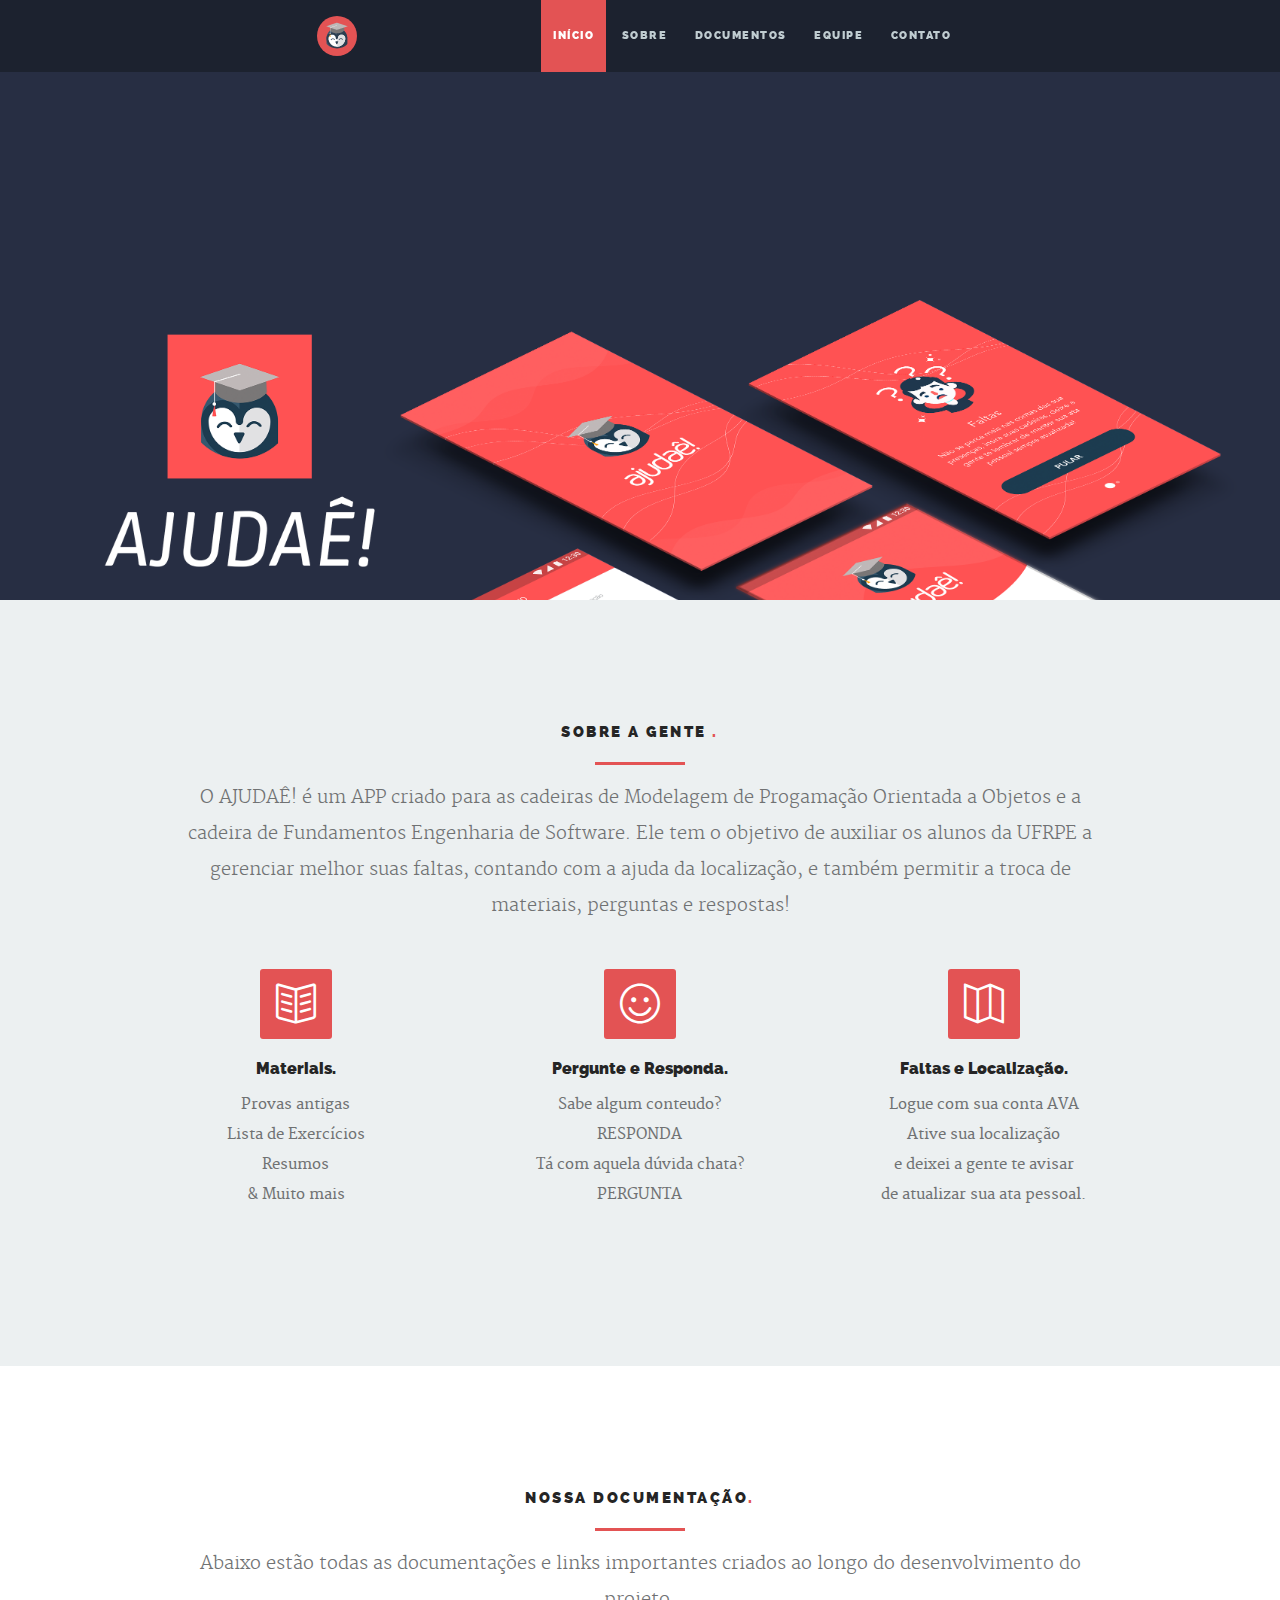
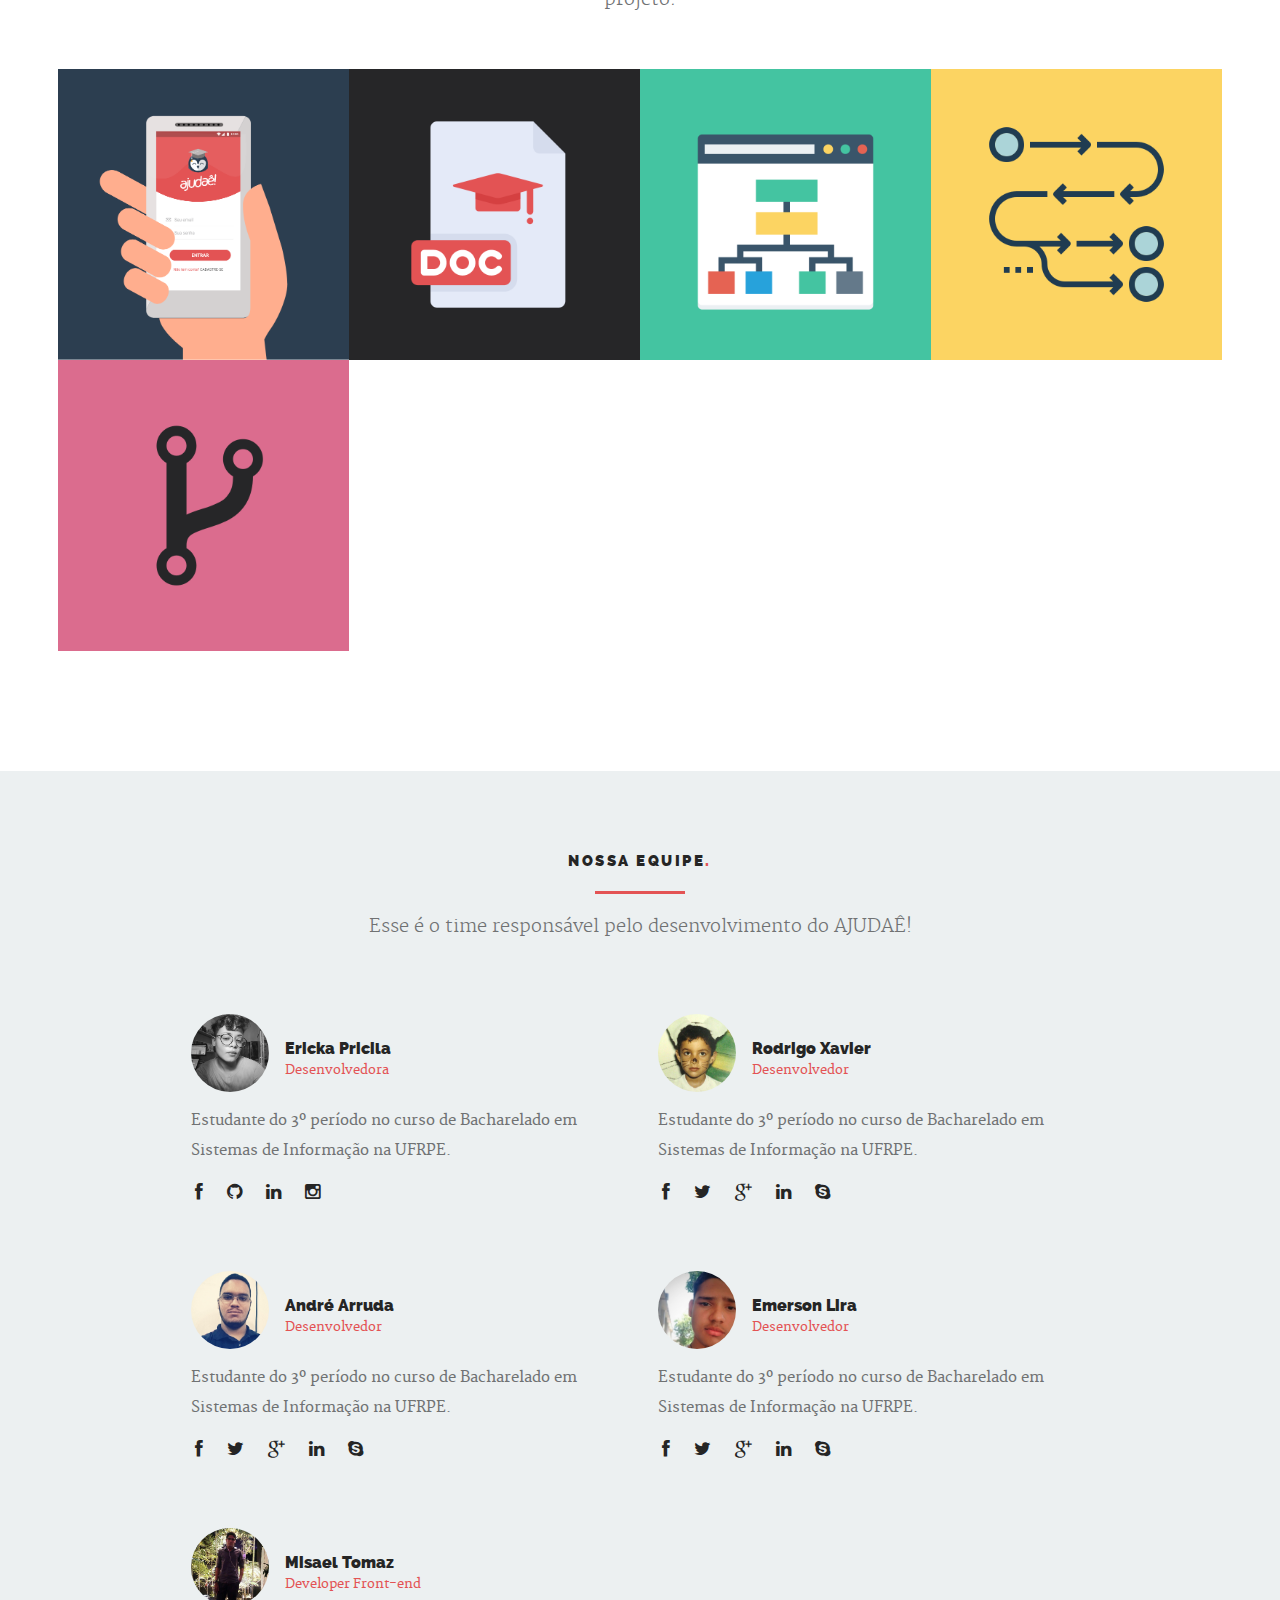
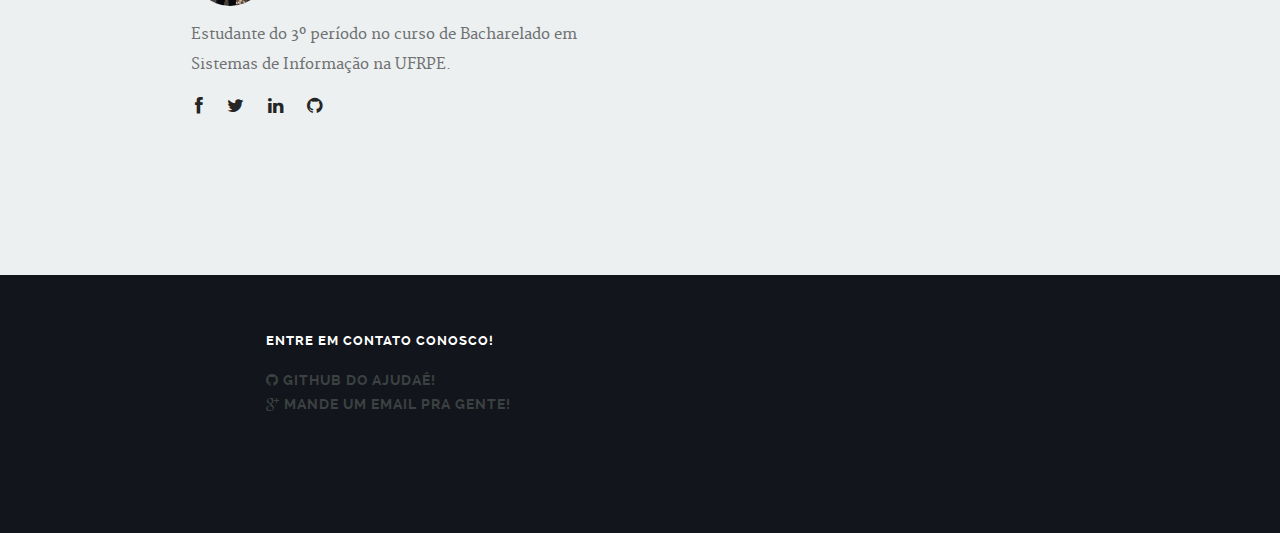
<file: index.html>
<!DOCTYPE html>
<!--[if lt IE 8 ]><html class="no-js ie ie7" lang="en"> <![endif]-->
<!--[if IE 8 ]><html class="no-js ie ie8" lang="en"> <![endif]-->
<!--[if IE 9 ]><html class="no-js ie ie9" lang="en"> <![endif]-->
<!--[if (gte IE 9)|!(IE)]><!-->
<html class="no-js" lang="en">
<!--<![endif]-->

<head>

	<!--- Basic Page Needs
   ================================================== -->
	<meta charset="utf-8">
	<title>AJUDAÊ!</title>
	<meta name="description" content="">
	<meta name="author" content="">

	<!-- Mobile Specific Metas
   ================================================== -->
	<meta name="viewport" content="width=device-width, initial-scale=1, maximum-scale=1">

	<!-- CSS
    ================================================== -->
	<link rel="stylesheet" href="css/base.css">
	<link rel="stylesheet" href="css/main.css">
	<link rel="stylesheet" href="css/media-queries.css">

	<!-- Script
   =================================================== -->
	<script src="js/modernizr.js"></script>

	<!-- Favicons
	=================================================== -->
	<link rel="shortcut icon" href="favicon.png">

</head>

<body class="homepage">

	<div id="preloader">
		<div id="status">
			<img src="images/loader.gif" height="60" width="60" alt="">
			<div class="loader">Loading...</div>
		</div>
	</div>


	<!-- Header
   =================================================== -->
	<header id="main-header">

		<div class="row header-inner">

			<div class="logo">
				<img src="images/logo.png" style="margin-top: 0.9em;">
				<!-- <a class="smoothscroll" href="#hero">Puremedia.</a> -->
			</div>

			<nav id="nav-wrap">

				<a class="mobile-btn" href="#nav-wrap" title="Show navigation">
	         	<span class='menu-text'>Show Menu</span>
	         	<span class="menu-icon"></span>
	         </a>
				<a class="mobile-btn" href="#" title="Hide navigation">
         		<span class='menu-text'>Hide Menu</span>
         		<span class="menu-icon"></span>
         	</a>

				<ul id="nav" class="nav">
					<li class="current"><a class="smoothscroll" href="#hero">Início</a></li>
					<li><a class="smoothscroll" href="#services">Sobre</a></li>
					<li><a class="smoothscroll" href="#portfolio">Documentos</a></li>
					<li><a class="smoothscroll" href="#about">Equipe</a></li>
					<!-- <li><a class="smoothscroll" href="#journal">Blog.</a></li> -->
					<li><a class="smoothscroll" href="#contact">Contato</a></li>
				</ul>

			</nav>
			<!-- /nav-wrap -->

		</div>
		<!-- /header-inner -->

	</header>


	<!-- Hero
   =================================================== -->
	<section id="hero">

		<div class="row hero-content">

			<div class="twelve columns flex-container">

				<div id="hero-slider" class="flexslider">

					<ul class="slides">

						<!-- Slide -->
						<li>
							<!-- <div class="flex-caption">
								<h1>NÓS SOMOS O APP</h1>
								<h3>AJUDAÊ!</h3>
								<p><a class="button stroke smoothscroll" href="#about">vem ver!</a></p>
							</div> -->
						</li>



					</ul>

				</div>
				<!-- .flexslider -->

			</div>
			<!-- .flex-container -->

		</div>
		<!-- .hero-content -->

	</section>
	<!-- #hero -->

	<!-- Services Section
   ================================================== -->
	<section id="services">

		<div class="row section-head">

			<div class="twelve columns">

				<h1>Sobre A gente <span>.</span></h1>

				<hr />

				<p>
					O AJUDAÊ! é um APP criado para as cadeiras de Modelagem de Progamação Orientada a Objetos e a cadeira de Fundamentos Engenharia
					de Software. Ele tem o objetivo de auxiliar os alunos da UFRPE a gerenciar melhor suas faltas, contando com a ajuda
					da localização, e também permitir a troca de materiais, perguntas e respostas!

				</p>

			</div>

		</div>

		<div class="row">

			<div class="twelve columns">

				<div class="service-list bgrid-third s-bgrid-half mob-bgrid-whole">

					<div class="bgrid">

						<div class="icon-part">
							<span class="icon-book-open"></span>
						</div>

						<h3>Materiais.</h3>

						<div class="service-content">
							<p>
								Provas antigas <br> Lista de Exercícios <br> Resumos <br> & Muito mais
							</p>
						</div>

					</div>
					<!-- /bgrid -->

					<div class="bgrid">

						<div class="icon-part">
							<i class="icon-emoticon-smile"></i>
						</div>

						<h3>Pergunte e Responda.</h3>

						<div class="service-content">
							<p>
								Sabe algum conteudo? <br>RESPONDA<br> Tá com aquela dúvida chata?
								<br> PERGUNTA
							</p>
						</div>

					</div>
					<!-- /bgrid -->

					<div class="bgrid">

						<div class="icon-part">
							<i class="icon-map"></i>
						</div>

						<h3>Faltas e Localização.</h3>

						<div class="service-content">
							<p> Logue com sua conta AVA<br> Ative sua localização<br> e deixei a gente te avisar <br> de atualizar sua ata pessoal.
							</p>
						</div>

					</div>
					<!-- /bgrid -->


				</div>
				<!-- /service-list -->

			</div>
			<!-- /twelve -->

		</div>
		<!-- /row -->

	</section>
	<!-- /services -->

	<!-- Portfolio
   ================================================== -->
	<section id="portfolio">

		<div class="row section-head">

			<div class="twelve columns">

				<h1>Nossa Documentação<span>.</span></h1>

				<hr />

				<p>Abaixo estão todas as documentações e links importantes criados ao longo do desenvolvimento do projeto.
				</p>

			</div>

		</div>

		<div class="row items">

			<div class="twelve columns">

				<div id="portfolio-wrapper" class="bgrid-fourth s-bgrid-third mob-bgrid-half group">

					<div class="bgrid item">
						<div class="item-wrap">

							<a href="prototipos.html">
                        <img src="images/portfolio/grizzly.jpg" alt="Grizzly">
                        <div class="overlay"></div>                       
                        <div class="portfolio-item-meta">
          					      <h5>Protótipos</h5>
                              <p>Telas do APP</p>
          					</div>                         
                     </a>

						</div>
					</div>
					<!-- /item -->

					<div class="bgrid item">
						<div class="item-wrap">

							<a href="documentacao.html">
                        <img src="images/portfolio/hotel.jpg" alt="Hotel Sign">
                        <div class="overlay">
                        	<div class="portfolio-item-meta">
          					      <h5>Documentação</h5>
                              <p>Requisitos e riscos</p>
          					   </div>
                        </div>                        
                     </a>

						</div>
					</div>
					<!-- /item -->

					<div class="bgrid stack item">
						<div class="item-wrap">

							<a href="diagrama-classe.html">
                        <img src="images/portfolio/beetle.jpg" alt="Beetle">                        
                        <div class="overlay">
                        	<div class="portfolio-item-meta">
          					      <h5>Diagrama</h5>
                              <p>Classe</p>
          					   </div>
                        </div>                        
                     </a>

						</div>
					</div>
					<!-- /item -->

					<div class="bgrid item">
						<div class="item-wrap">

							<a href="diagrama-sequencia.html">
                        <img src="images/portfolio/banjo-player.jpg" alt="Banjo Player">
                        <div class="overlay">
                        	<div class="portfolio-item-meta">
          					      <h5>Diagrama</h5>
                              <p>Outros</p>
          					   </div>
                        </div>                       
                     </a>

						</div>
					</div>
					<!-- /item -->
					<div class="bgrid stack item">
						<div class="item-wrap">

							<a href="entregas.html">
                        <img src="images/portfolio/code.png" alt="Beetle">                        
                        <div class="overlay">
                        	<div class="portfolio-item-meta">
          					      <h5>Entrega</h5>
                              <p>Códigos e Análises Estáticas.</p>
          					   </div>
                        </div>                        
                     </a>

						</div>
					</div>
					<!-- /item -->
					<!-- /item -->


					<!-- item end -->

				</div>
				<!-- /portfolio-wrapper -->

			</div>
			<!-- /twelve -->

		</div>
		<!-- /row -->

	</section>
	<!-- /Portfolio -->





	<!-- About Section
   ================================================== -->
	<section id="about">



		<!-- team
   	=================================================== -->
		<div id='team'>

			<div class="row team section-head">

				<div class="twelve columns">

					<h1>Nossa Equipe<span>.</span></h1>

					<hr />

					<p>
						Esse é o time responsável pelo desenvolvimento do AJUDAÊ!

					</p>

				</div>

			</div>

			<div class="row about-content">

				<div class="twelve columns">

					<div id="team-wrapper" class="bgrid-half mob-bgrid-whole group">

						<div class="bgrid member">

							<div class="member-header">

								<div class="member-pic">
									<img src="images/team/avatar-ericka.jpg" alt="" />
								</div>

								<div class="member-name">
									<h3>Ericka Pricila </h3>
									<span>Desenvolvedora</span>
								</div>

							</div>
							<p>Estudante do 3º período no curso de Bacharelado em Sistemas de Informação na UFRPE.</p>


							<ul class="member-social">
								<li><a href="https://www.facebook.com/erickapriciladasilva"><i class="fa fa-facebook"></i></a></li>
								<li><a href="https://github.com/erickapsilva"><i class="fa fa-github"></i></a></li>
								<li><a href="https://www.linkedin.com/in/erickapricila/"><i class="fa fa-linkedin"></i></a></li>
								<li><a href="https://www.instagram.com/erickapricila/"><i class="fa fa-instagram"></i></a></li>
							</ul>

						</div>
						<!-- /member -->

						

						<div class="bgrid member">

							<div class="member-header">

								<div class="member-pic">
									<img src="images/team/avatar-rodrigo.jpg" alt="" />
								</div>

								<div class="member-name">
									<h3>Rodrigo Xavier</h3>
									<span>Desenvolvedor</span>
								</div>

							</div>

							<p>Estudante do 3º período no curso de Bacharelado em Sistemas de Informação na UFRPE.</p>

							<ul class="member-social">
								<li><a href="#"><i class="fa fa-facebook"></i></a></li>
								<li><a href="#"><i class="fa fa-twitter"></i></a></li>
								<li><a href="#"><i class="fa fa-google-plus"></i></a></li>
								<li><a href="#"><i class="fa fa-linkedin"></i></a></li>
								<li><a href="#"><i class="fa fa-skype"></i></a></li>
							</ul>

						</div>
						<!-- /member -->

						<div class="bgrid member">

							<div class="member-header">

								<div class="member-pic">
									<img src="images/team/avatar-andre.jpg" alt="" />
								</div>

								<div class="member-name">
									<h3>André Arruda</h3>
									<span>Desenvolvedor</span>
								</div>

							</div>
							<p>Estudante do 3º período no curso de Bacharelado em Sistemas de Informação na UFRPE.</p>


							<ul class="member-social">
								<li><a href="#"><i class="fa fa-facebook"></i></a></li>
								<li><a href="#"><i class="fa fa-twitter"></i></a></li>
								<li><a href="#"><i class="fa fa-google-plus"></i></a></li>
								<li><a href="#"><i class="fa fa-linkedin"></i></a></li>
								<li><a href="#"><i class="fa fa-skype"></i></a></li>
							</ul>

						</div>
						<!-- /member -->

						<div class="bgrid member">

							<div class="member-header">

								<div class="member-pic">
									<img src="images/team/avatar-emerson.jpg" alt="" />
								</div>

								<div class="member-name">
									<h3>Emerson Lira</h3>
									<span>Desenvolvedor</span>
								</div>

							</div>
							<p>Estudante do 3º período no curso de Bacharelado em Sistemas de Informação na UFRPE.</p>


							<ul class="member-social">
								<li><a href="#"><i class="fa fa-facebook"></i></a></li>
								<li><a href="#"><i class="fa fa-twitter"></i></a></li>
								<li><a href="#"><i class="fa fa-google-plus"></i></a></li>
								<li><a href="#"><i class="fa fa-linkedin"></i></a></li>
								<li><a href="#"><i class="fa fa-skype"></i></a></li>
							</ul>

						</div>
						<!-- /member -->

						<div class="bgrid member">

							<div class="member-header">

								<div class="member-pic">
									<img src="images/team/avatar-misael.jpg" alt="" />
								</div>

								<div class="member-name">
									<h3>Misael Tomaz</h3>
									<span>Developer Front-end</span>
								</div>

							</div>
							<p>Estudante do 3º período no curso de Bacharelado em Sistemas de Informação na UFRPE.</p>


							<ul class="member-social">
								<li><a href="https://www.facebook.com/misael.tomaz.7"><i class="fa fa-facebook"></i></a></li>
								<li><a href="https://twitter.com/Misaelt4"><i class="fa fa-twitter"></i></a></li>

								<li><a href="https://www.linkedin.com/in/misael-tomaz-58409a104/"><i class="fa fa-linkedin"></i></a></li>
								<li><a href="#"><i class="fa fa-github"></i></a></li>
							</ul>

						</div>
						<!-- /member -->

					</div>
					<!-- /twelve -->

				</div>
				<!-- /team-wrapper -->

			</div>
			<!-- /row -->

		</div>
		<!-- /team -->

	</section>
	<!-- /about -->





	<!-- Footer
   ================================================== -->
	<footer id="contact">

		<div class="row">

			<div class="six columns tab-whole footer-about">

				<h3>Entre em contato conosco!</h3>

				<h5 style="color:white;">
					<ul class="member-social">
						<li><a href="https://github.com/AJUDAE"><i class="fa fa-github"></i> GITHUB DO AJUDAÊ!</a></li>
						<li><a href="#">
							<i class="fa fa-google-plus"></i> MANDE UM EMAIL PRA GENTE!</a></li>
					</ul>
				</h5>


			</div>
			<!-- /footer-about -->


			<!-- /columns -->


			<!-- /columns -->

		</div>
		<!-- /Row(nested) -->

		</div>



		<div id="go-top">
			<a class="smoothscroll" title="Back to Top" href="#hero"><span>Top</span><i class="fa fa-long-arrow-up"></i></a>
		</div>

		</div>
		<!-- /row -->

	</footer>
	<!-- /footer -->


	<!-- Java Script
   ================================================== -->
	<script src="http://ajax.googleapis.com/ajax/libs/jquery/1.10.2/jquery.min.js"></script>
	<script>
		window.jQuery || document.write('<script src="js/jquery-1.10.2.min.js"><\/script>')
	</script>
	<script type="text/javascript" src="js/jquery-migrate-1.2.1.min.js"></script>
	<script src="js/jquery.flexslider.js"></script>
	<script src="js/jquery.fittext.js"></script>
	<script src="js/backstretch.js"></script>
	<script src="js/waypoints.js"></script>
	<script src="js/main.js"></script>

</body>

</html>
</file>
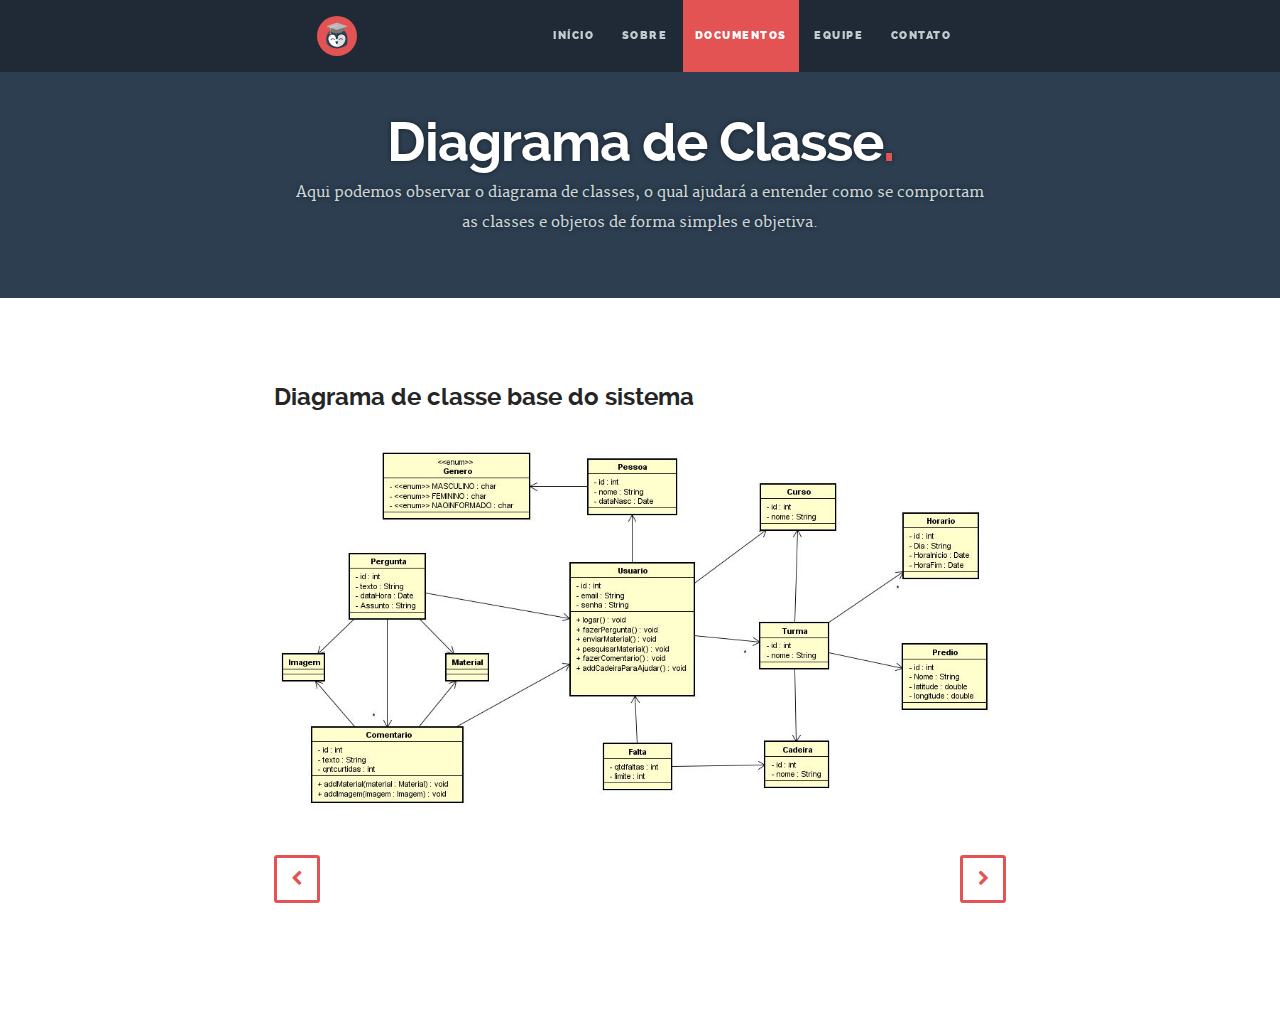
<file: diagrama-classe.html>
<!DOCTYPE html>
<!--[if lt IE 8 ]><html class="no-js ie ie7" lang="en"> <![endif]-->
<!--[if IE 8 ]><html class="no-js ie ie8" lang="en"> <![endif]-->
<!--[if IE 9 ]><html class="no-js ie ie9" lang="en"> <![endif]-->
<!--[if (gte IE 9)|!(IE)]><!-->
<html class="no-js" lang="en">
<!--<![endif]-->

<head>

	<!--- Basic Page Needs
   ================================================== -->
	<meta charset="utf-8">
	<title>Diagrama de Classe</title>
	<meta name="description" content="">
	<meta name="author" content="">

	<!-- Mobile Specific Metas
   ================================================== -->
	<meta name="viewport" content="width=device-width, initial-scale=1, maximum-scale=1">

	<!-- CSS
    ================================================== -->
	<link rel="stylesheet" href="css/base.css">
	<link rel="stylesheet" href="css/main.css">
	<link rel="stylesheet" href="css/media-queries.css">

	<!-- Script
   =================================================== -->
	<script src="js/modernizr.js"></script>

	<!-- Favicons
	=================================================== -->
	<link rel="shortcut icon" href="favicon.png">

</head>

<body>

	<div id="top"></div>
	<div id="preloader">
		<div id="status">
			<img src="images/loader.gif" height="60" width="60" alt="">
			<div class="loader">Loading...</div>
		</div>
	</div>

	<!-- Header
   =================================================== -->
	<header id="main-header">

		<div class="row header-inner">

			<!-- <div class="logo">
	         <a href="index.html">Puremedia.</a>
		  </div> -->
			<div class="logo">

				<img src="images/logo.png" style="margin-top: 0.9em;">
				<!-- <a class="smoothscroll" href="#hero">Puremedia.</a> -->
			</div>

			<nav id="nav-wrap">

				<a class="mobile-btn" href="#nav-wrap" title="Show navigation">
	         	<span class='menu-text'>Show Menu</span>
	         	<span class="menu-icon"></span>
	         </a>
				<a class="mobile-btn" href="#" title="Hide navigation">
         		<span class='menu-text'>Hide Menu</span>
         		<span class="menu-icon"></span>
         	</a>

			 <ul id="nav" class="nav">
				<li><a href="index.html#hero">Início</a></li>
				<li><a class="smoothscroll" href="#services">Sobre</a></li>
				<li  class="current"><a class="smoothscroll" href="#portfolio">Documentos</a></li>
				<li><a class="smoothscroll" href="#about">Equipe</a></li>
				<!-- <li><a class="smoothscroll" href="#journal">Blog.</a></li> -->
				<li><a class="smoothscroll" href="#contact">Contato</a></li>
			</ul>


			</nav>
			<!-- /nav-wrap -->

		</div>
		<!-- /header-inner -->

	</header>


	<!-- Page Title
   ================================================== -->
	<section id="page-title">

		<div class="row">

			<div class="twelve columns">

				<h1>Diagrama de Classe<span>.</span></h1>
				<p>Aqui podemos observar o diagrama de classes, o qual ajudará a entender como se comportam as classes e objetos de forma
					simples e objetiva.</p>

			</div>

		</div>
		<!-- /row -->

	</section>
	<!-- /page-title -->


	<!-- Content
   ================================================== -->
	<section id="content">

		<div class="row portfolio-content">

			<div class="entry tab-whole nine columns centered">

				<!-- <header class="entry-header">

					<h1 class="entry-title">
						Coffee Cup
					</h1>

					<div class="entry-meta">
						<ul>
							<li>July 12, 2014</li>
							<span class="meta-sep">•</span>
							<li>
								<a rel="skills tag" title="" href="#">Branding</a>,
								<a rel="skills tag" title="" href="#">Photography</a>
							</li>
							<span class="meta-sep">•</span>
							<li><a rel="client" title="" href="#">styleshout</a></li>
						</ul>
					</div>

				</header> -->

				<div class="entry-content">
					<h2 class="lead">Diagrama de classe base do sistema</h2>

					</div>

				<div class="entry-content-media">
					<div class="post-thumb">
						<img src="images/portfolio/diagrama-classes.jpg">
					</div>
				</div>

				<div class="pagenav group">
					<span class="prev"><a href="diagrama-sequencia.html" rel="prev">Previous</a></span>
					<span class="next"><a href="prototipos.html" rel="next">Next</a></span>
				</div>

			</div>
			<!-- /entry -->

		</div>
		<!-- /portfolio-content -->




	</section>
	<!-- /content -->


	<!-- Footer
   ================================================== -->



	<!-- Java Script
   ================================================== -->
	<script src="http://ajax.googleapis.com/ajax/libs/jquery/1.10.2/jquery.min.js"></script>
	<script>
		window.jQuery || document.write('<script src="js/jquery-1.10.2.min.js"><\/script>')
	</script>
	<script type="text/javascript" src="js/jquery-migrate-1.2.1.min.js"></script>
	<script src="js/jquery.flexslider.js"></script>
	<script src="js/jquery.fittext.js"></script>
	<script src="js/backstretch.js"></script>
	<script src="js/waypoints.js"></script>
	<script src="js/main.js"></script>

</body>

</html>
</file>
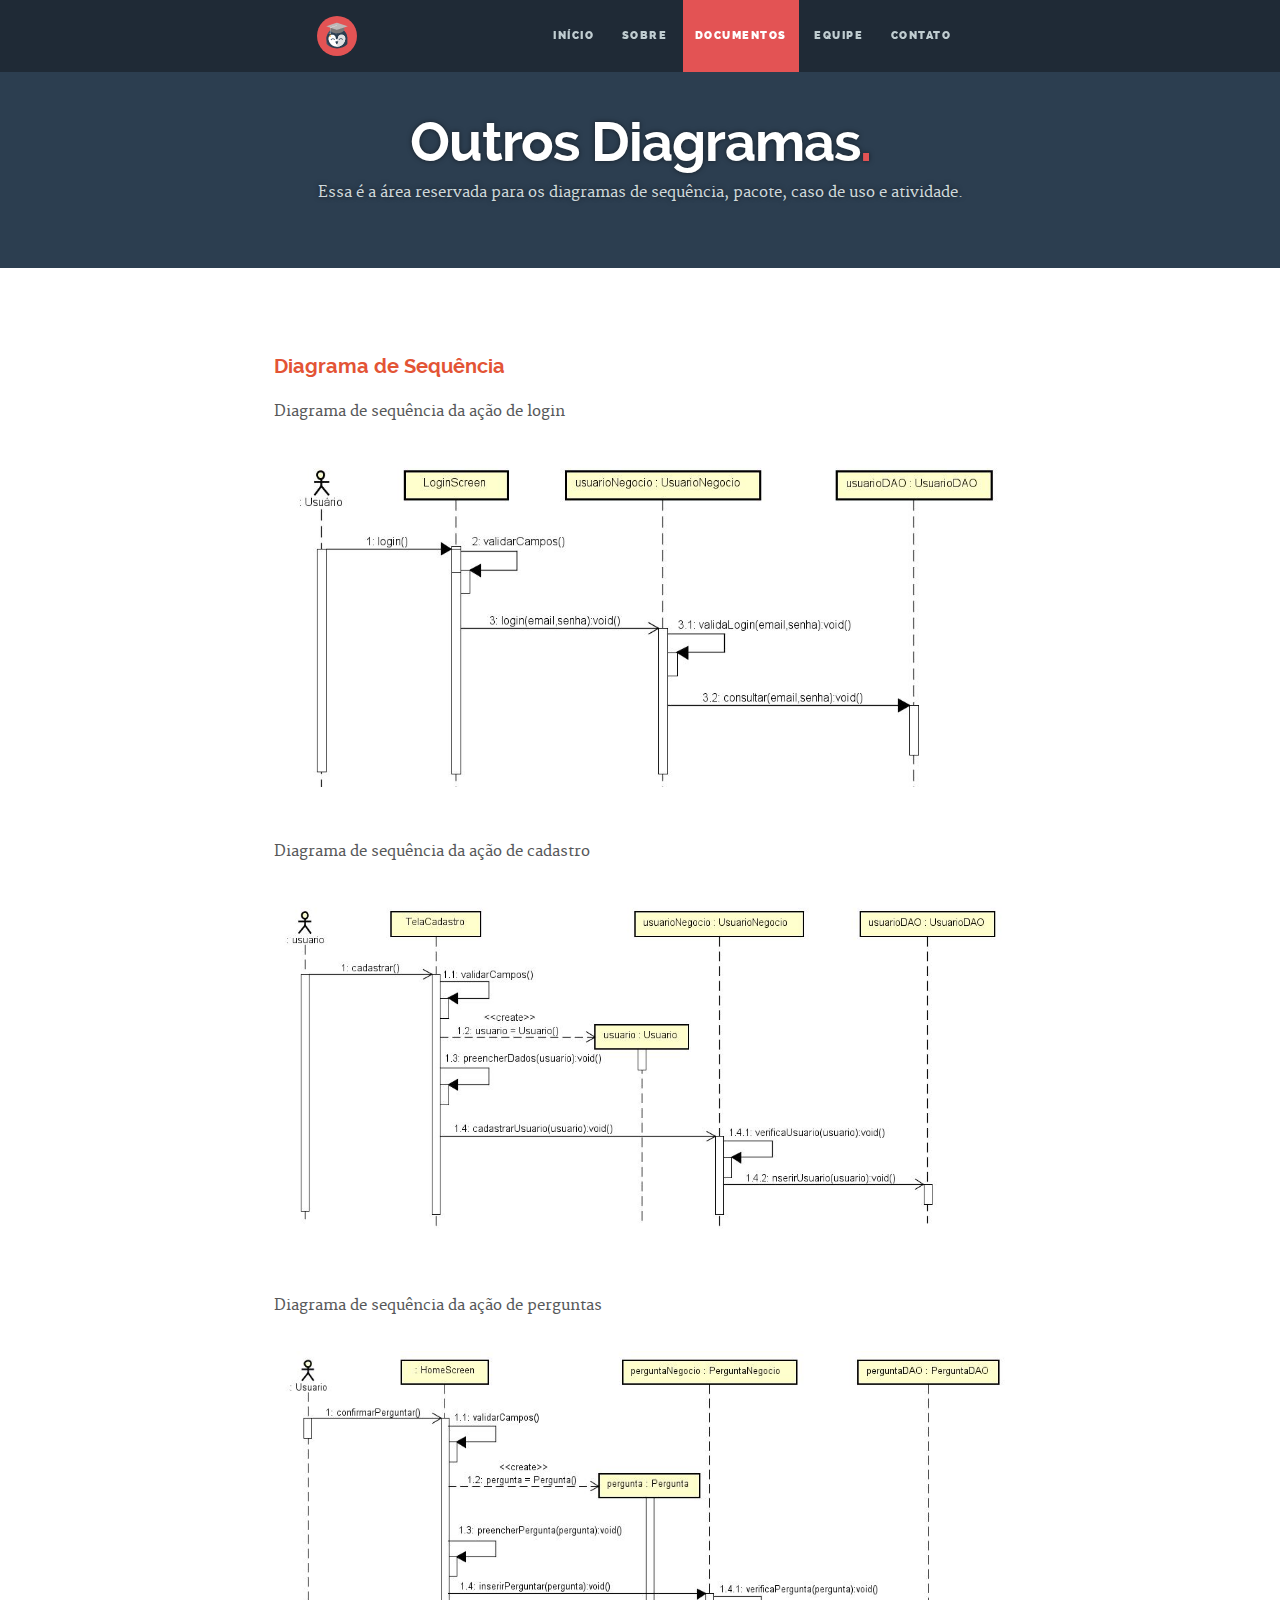
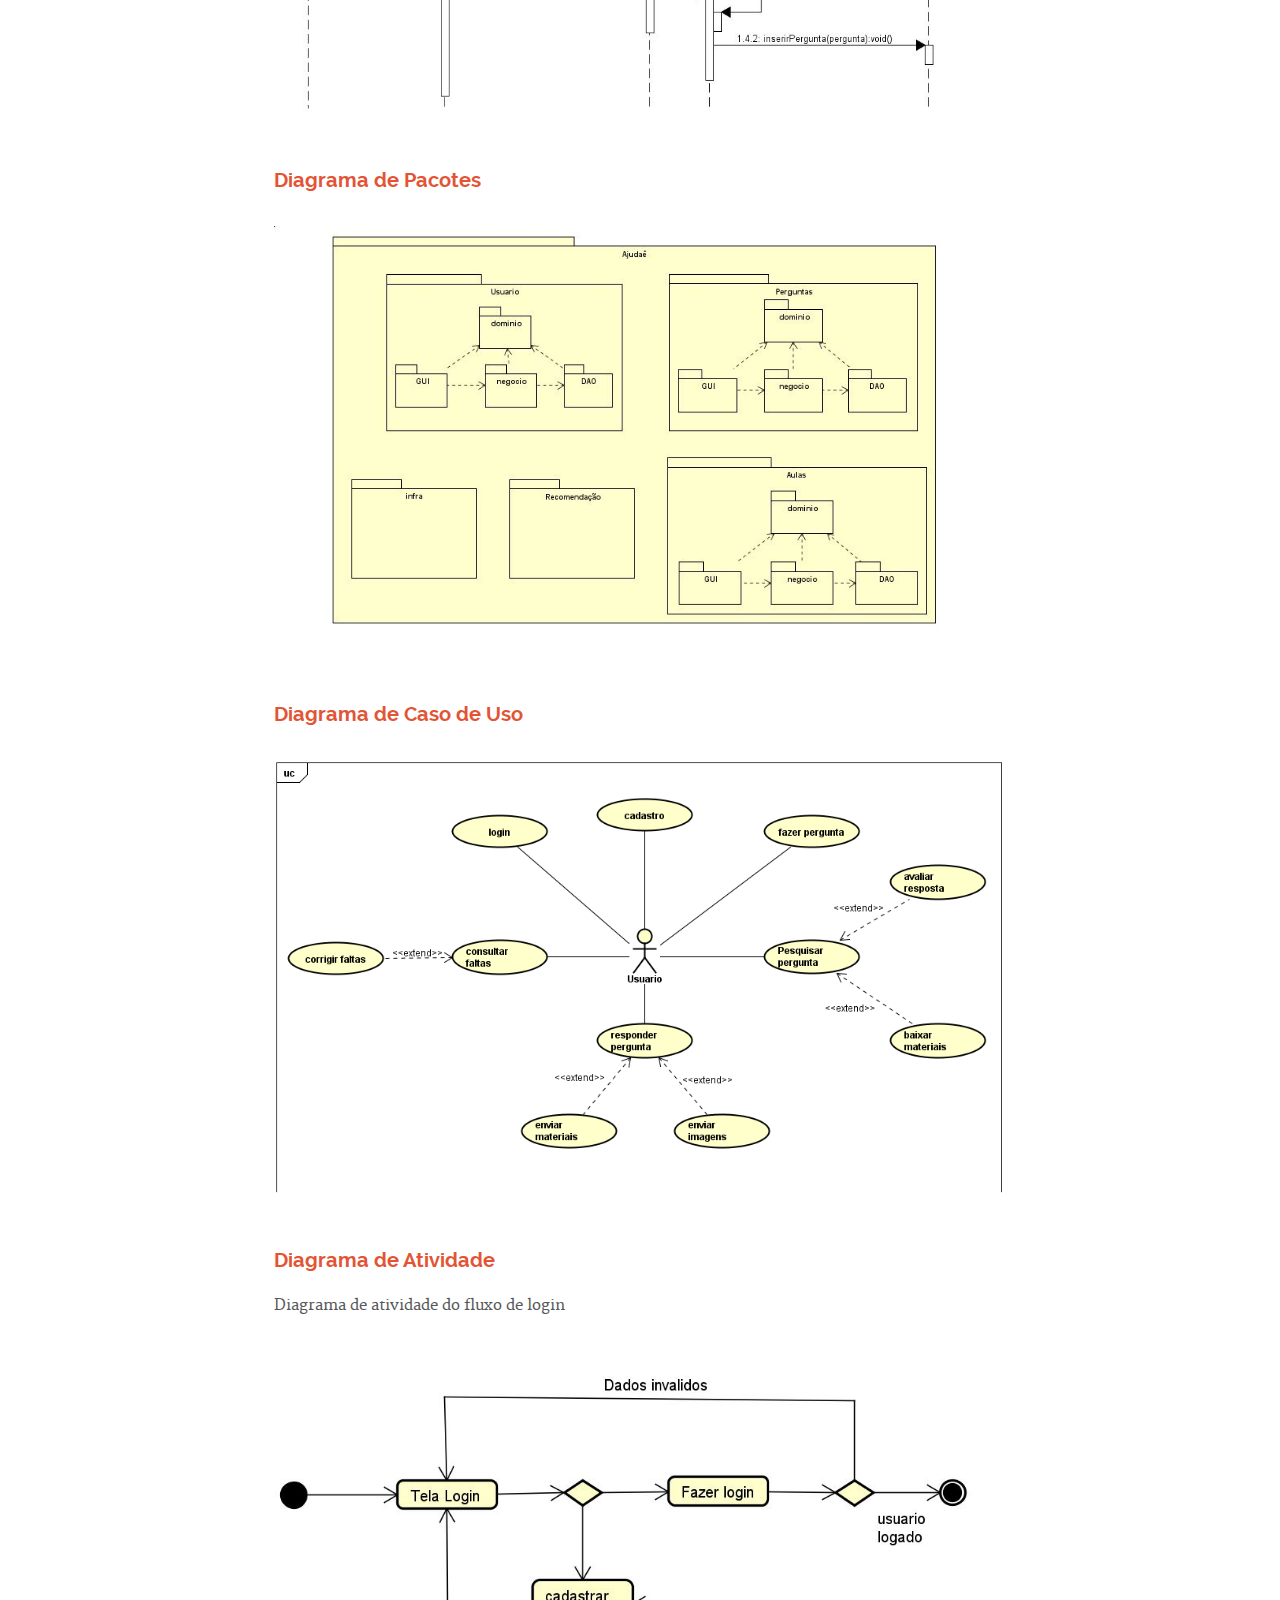
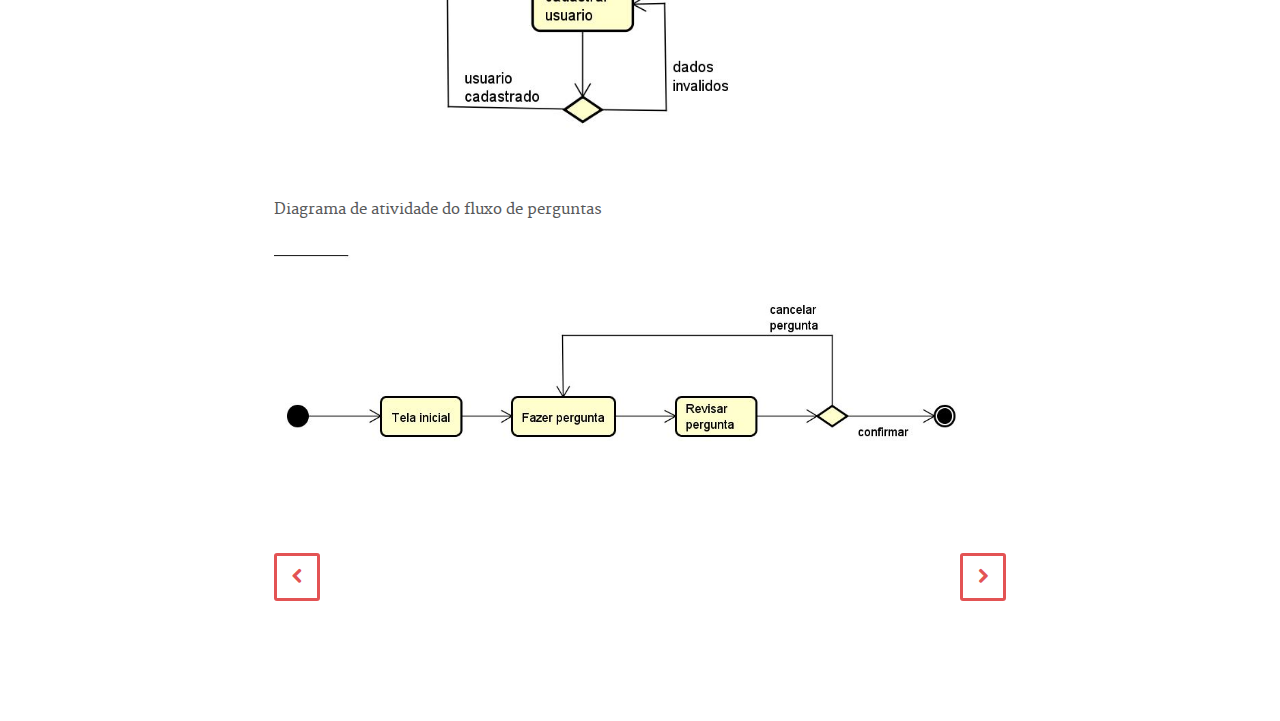
<file: diagrama-sequencia.html>
<!DOCTYPE html>
<!--[if lt IE 8 ]><html class="no-js ie ie7" lang="en"> <![endif]-->
<!--[if IE 8 ]><html class="no-js ie ie8" lang="en"> <![endif]-->
<!--[if IE 9 ]><html class="no-js ie ie9" lang="en"> <![endif]-->
<!--[if (gte IE 9)|!(IE)]><!-->
<html class="no-js" lang="en">
<!--<![endif]-->

<head>

	<!--- Basic Page Needs
   ================================================== -->
	<meta charset="utf-8">
	<title>Outros Diagramas</title>
	<meta name="description" content="">
	<meta name="author" content="">

	<!-- Mobile Specific Metas
   ================================================== -->
	<meta name="viewport" content="width=device-width, initial-scale=1, maximum-scale=1">

	<!-- CSS
    ================================================== -->
	<link rel="stylesheet" href="css/base.css">
	<link rel="stylesheet" href="css/main.css">
	<link rel="stylesheet" href="css/media-queries.css">

	<!-- Script
   =================================================== -->
	<script src="js/modernizr.js"></script>

	<!-- Favicons
	=================================================== -->
	<link rel="shortcut icon" href="favicon.png">

</head>

<body>

	<div id="top"></div>
	<div id="preloader">
		<div id="status">
			<img src="images/loader.gif" height="60" width="60" alt="">
			<div class="loader">Loading...</div>
		</div>
	</div>

	<!-- Header
   =================================================== -->
	<header id="main-header">

		<div class="row header-inner">

			<!-- <div class="logo">
	         <a href="index.html">Puremedia.</a>
		  </div> -->
			<div class="logo">

				<img src="images/logo.png" style="margin-top: 0.9em;">
				<!-- <a class="smoothscroll" href="#hero">Puremedia.</a> -->
			</div>

			<nav id="nav-wrap">

				<a class="mobile-btn" href="#nav-wrap" title="Show navigation">
	         	<span class='menu-text'>Show Menu</span>
	         	<span class="menu-icon"></span>
	         </a>
				<a class="mobile-btn" href="#" title="Hide navigation">
         		<span class='menu-text'>Hide Menu</span>
         		<span class="menu-icon"></span>
         	</a>

				<ul id="nav" class="nav">
					<li><a href="index.html#hero">Início</a></li>
					<li><a class="smoothscroll" href="#services">Sobre</a></li>
					<li class="current"><a class="smoothscroll" href="#portfolio">Documentos</a></li>
					<li><a class="smoothscroll" href="#about">Equipe</a></li>
					<!-- <li><a class="smoothscroll" href="#journal">Blog.</a></li> -->
					<li><a class="smoothscroll" href="#contact">Contato</a></li>
				</ul>


			</nav>
			<!-- /nav-wrap -->

		</div>
		<!-- /header-inner -->

	</header>


	<!-- Page Title
   ================================================== -->
	<section id="page-title">

		<div class="row">

			<div class="twelve columns">

				<h1>Outros Diagramas<span>.</span></h1>
				<p>Essa é a área reservada para os diagramas de sequência, pacote, caso de uso e atividade.</p>

			</div>

		</div>
		<!-- /row -->

	</section>
	<!-- /page-title -->


	<!-- Content
   ================================================== -->
	<section id="content">

		<div class="row portfolio-content">

			<div class="entry tab-whole nine columns centered">

				<!-- <header class="entry-header">

					<h1 class="entry-title">
						Coffee Cup
					</h1>

					<div class="entry-meta">
						<ul>
							<li>July 12, 2014</li>
							<span class="meta-sep">•</span>
							<li>
								<a rel="skills tag" title="" href="#">Branding</a>,
								<a rel="skills tag" title="" href="#">Photography</a>
							</li>
							<span class="meta-sep">•</span>
							<li><a rel="client" title="" href="#">styleshout</a></li>
						</ul>
					</div>

				</header> -->

				<div class="entry-content">
					<h3 style="color: #e35435" class="lead">Diagrama de Sequência</h3>

				</div>
				<p> Diagrama de sequência da ação de login</p>
				<div class="entry-content-media">
					<div class="post-thumb">
						<img src="images/portfolio/diagrama-sequencia-login.JPG	">
						
					</div>
				</div>

				<p> Diagrama de sequência da ação de cadastro</p>
				<div class="entry-content-media">
					<div class="post-thumb">
						<img src="images/portfolio/diagrama-sequencia-cadastro.JPG	">
						
					</div>
				</div>

				<p> Diagrama de sequência da ação de perguntas</p>
				<div class="entry-content-media">
					<div class="post-thumb">
						<img src="images/portfolio/diagrama-sequencia-pergunta.JPG">
						
					</div>
				</div>

				<div class="entry-content">
					<h3 style="color: #e35435" class="lead">Diagrama de Pacotes</h3>

				</div>

				<div class="entry-content-media">
					<div class="post-thumb">
						<img src="images/portfolio/diagrama-pacotes.jpg">
					</div>
				</div>

				<div class="entry-content">
					<h3 style="color: #e35435" class="lead">Diagrama de Caso de Uso</h3>

				</div>

				<div class="entry-content-media">
					<div class="post-thumb">
						<img src="images/portfolio/diagrama-caso-uso.png">
					</div>
				</div>



				<div class="entry-content">
					<h3 style="color: #e35435" class="lead">Diagrama de Atividade</h3>

				</div>
				<p>Diagrama de atividade do fluxo de login</p>
				<div class="entry-content-media">
					<div class="post-thumb">
						<img src="images/portfolio/diagrama-atividade-login.JPG">
					</div>
				</div>
				<p>Diagrama de atividade do fluxo de perguntas</p>
				<div class="entry-content-media">
					<div class="post-thumb">
						<img src="images/portfolio/diagrama-atividade-pergunta.JPG">
					</div>
				</div>


				<div class="pagenav group">
					<span class="prev"><a href="documentacao.html" rel="prev">Previous</a></span>
					<span class="next"><a href="diagrama-classe.html" rel="next">Next</a></span>
				</div>

			</div>
			<!-- /entry -->

		</div>
		<!-- /portfolio-content -->




	</section>
	<!-- /content -->


	<!-- Footer
   ================================================== -->



	<!-- Java Script
   ================================================== -->
	<script src="http://ajax.googleapis.com/ajax/libs/jquery/1.10.2/jquery.min.js"></script>
	<script>
		window.jQuery || document.write('<script src="js/jquery-1.10.2.min.js"><\/script>')
	</script>
	<script type="text/javascript" src="js/jquery-migrate-1.2.1.min.js"></script>
	<script src="js/jquery.flexslider.js"></script>
	<script src="js/jquery.fittext.js"></script>
	<script src="js/backstretch.js"></script>
	<script src="js/waypoints.js"></script>
	<script src="js/main.js"></script>

</body>

</html>
</file>
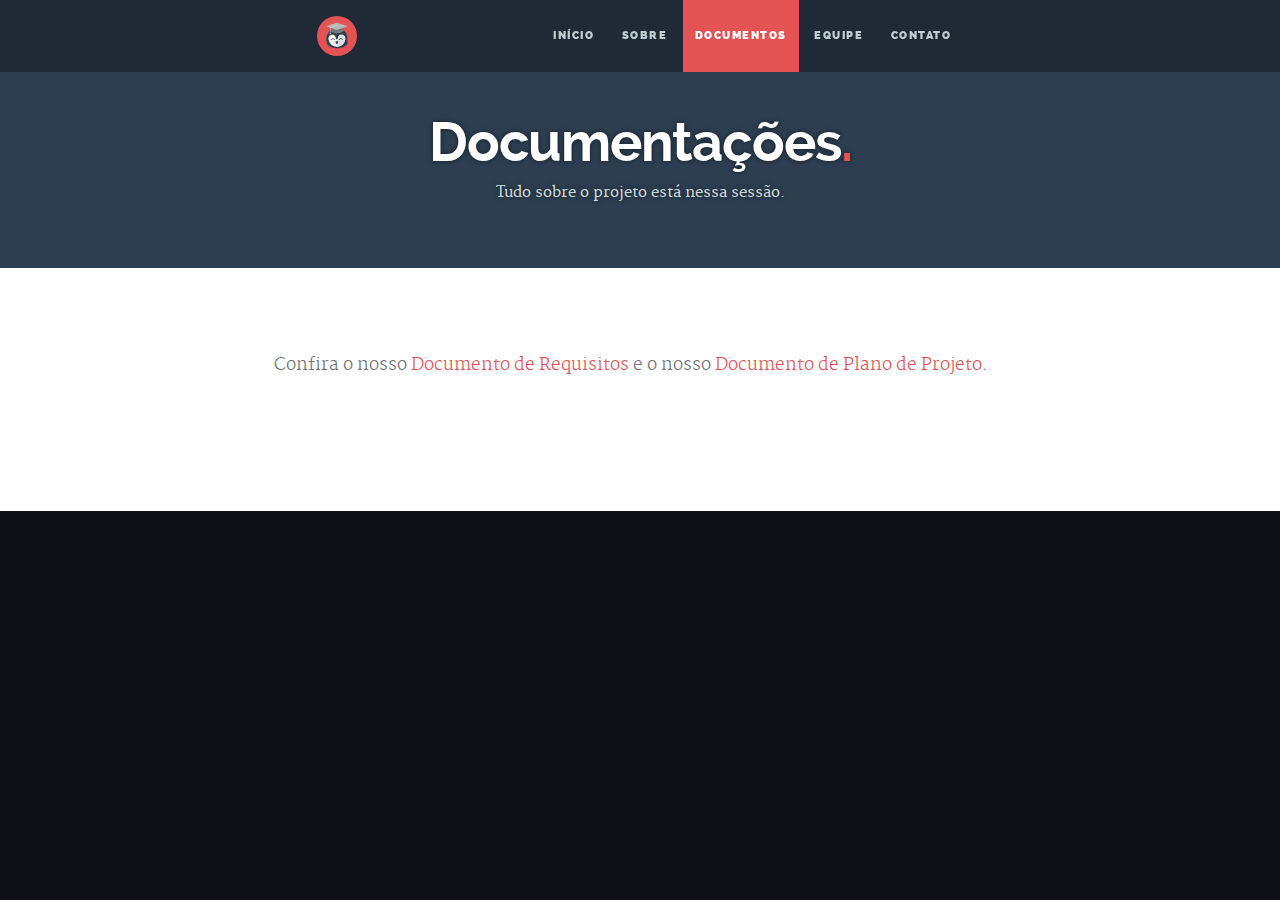
<file: documentacao.html>
<!DOCTYPE html>
<!--[if lt IE 8 ]><html class="no-js ie ie7" lang="en"> <![endif]-->
<!--[if IE 8 ]><html class="no-js ie ie8" lang="en"> <![endif]-->
<!--[if IE 9 ]><html class="no-js ie ie9" lang="en"> <![endif]-->
<!--[if (gte IE 9)|!(IE)]><!-->
<html class="no-js" lang="en">
<!--<![endif]-->

<head>

	<!--- Basic Page Needs
   ================================================== -->
	<meta charset="utf-8">
	<title>Documentação-Requisitos</title>
	<meta name="description" content="">
	<meta name="author" content="">

	<!-- Mobile Specific Metas
   ================================================== -->
	<meta name="viewport" content="width=device-width, initial-scale=1, maximum-scale=1">

	<!-- CSS
    ================================================== -->
	<link rel="stylesheet" href="css/base.css">
	<link rel="stylesheet" href="css/main.css">
	<link rel="stylesheet" href="css/media-queries.css">

	<!-- Script
   =================================================== -->
	<script src="js/modernizr.js"></script>

	<!-- Favicons
	=================================================== -->
	<link rel="shortcut icon" href="favicon.png">

</head>

<body>

	<div id="top"></div>
	<div id="preloader">
		<div id="status">
			<img src="images/loader.gif" height="60" width="60" alt="">
			<div class="loader">Loading...</div>
		</div>
	</div>

	<!-- Header
   =================================================== -->
	<header id="main-header">

		<div class="row header-inner">

			<!-- <div class="logo">
	         <a href="index.html">Puremedia.</a>
		  </div> -->
			<div class="logo">

				<img src="images/logo.png" style="margin-top: 0.9em;">
				<!-- <a class="smoothscroll" href="#hero">Puremedia.</a> -->
			</div>

			<nav id="nav-wrap">

				<a class="mobile-btn" href="#nav-wrap" title="Show navigation">
	         	<span class='menu-text'>Show Menu</span>
	         	<span class="menu-icon"></span>
	         </a>
				<a class="mobile-btn" href="#" title="Hide navigation">
         		<span class='menu-text'>Hide Menu</span>
         		<span class="menu-icon"></span>
         	</a>

			 <ul id="nav" class="nav">
				<li><a href="index.html#hero">Início</a></li>
				<li><a class="smoothscroll" href="#services">Sobre</a></li>
				<li  class="current"><a class="smoothscroll" href="#portfolio">Documentos</a></li>
				<li><a class="smoothscroll" href="#about">Equipe</a></li>
				<!-- <li><a class="smoothscroll" href="#journal">Blog.</a></li> -->
				<li><a class="smoothscroll" href="#contact">Contato</a></li>
			</ul>


			</nav>
			<!-- /nav-wrap -->

		</div>
		<!-- /header-inner -->

	</header>


	<!-- Page Title
   ================================================== -->
	<section id="page-title">

		<div class="row">

			<div class="twelve columns">

				<h1>Documentações<span>.</span></h1>
				<p>Tudo sobre o projeto está nessa sessão.</p>

			</div>

		</div>
		<!-- /row -->

	</section>
	<!-- /page-title -->


	<!-- Content
   ================================================== -->
	<section id="content">

		<div class="row portfolio-content">

			<div class="entry tab-whole nine columns centered">

				<!-- <header class="entry-header">








					<h1 class="entry-title">
						Coffee Cup
					</h1>

					<div class="entry-meta">
						<ul>
							<li>July 12, 2014</li>
							<span class="meta-sep">•</span>
							<li>
								<a rel="skills tag" title="" href="#">Branding</a>,
								<a rel="skills tag" title="" href="#">Photography</a>
							</li>
							<span class="meta-sep">•</span>
							<li><a rel="client" title="" href="#">styleshout</a></li>
						</ul>
					</div>

				</header> -->

				<div class="entry-content">
					<p class="lead">Confira o nosso 
						<a href="https://drive.google.com/open?id=1RnOSkiVrVtpVZbmpk2SuOq1yfHIRqgYGQEfguINiHd0">Documento de Requisitos</a> e o nosso
						<a href="https://drive.google.com/open?id=1j-Xu9sbcYhuH5L9eCkdEQJcTaujftHL-sPAFJ_emzRA">Documento de Plano de Projeto.</a>
					</p>

				
				</div>

				<!-- <div class="entry-content-media">
					<div class="post-thumb">
						<img src="images/portfolio/b-coffee-02.jpg">
						<img src="images/portfolio/b-coffee-01.jpg">
					</div>
				</div>

				<div class="pagenav group">
					<span class="prev"><a href="prototipos.html" rel="prev">Previous</a></span>
					<span class="next"><a href="diagrama-sequencia.html" rel="next">Next</a></span>
				</div> -->


			</div>
			<!-- /entry -->

		</div>
		<!-- /portfolio-content -->




	</section>
	<!-- /content -->


	<!-- Footer
   ================================================== -->



	<!-- Java Script
   ================================================== -->
	<script src="http://ajax.googleapis.com/ajax/libs/jquery/1.10.2/jquery.min.js"></script>
	<script>
		window.jQuery || document.write('<script src="js/jquery-1.10.2.min.js"><\/script>')
	</script>
	<script type="text/javascript" src="js/jquery-migrate-1.2.1.min.js"></script>
	<script src="js/jquery.flexslider.js"></script>
	<script src="js/jquery.fittext.js"></script>
	<script src="js/backstretch.js"></script>
	<script src="js/waypoints.js"></script>
	<script src="js/main.js"></script>

</body>

</html>
</file>
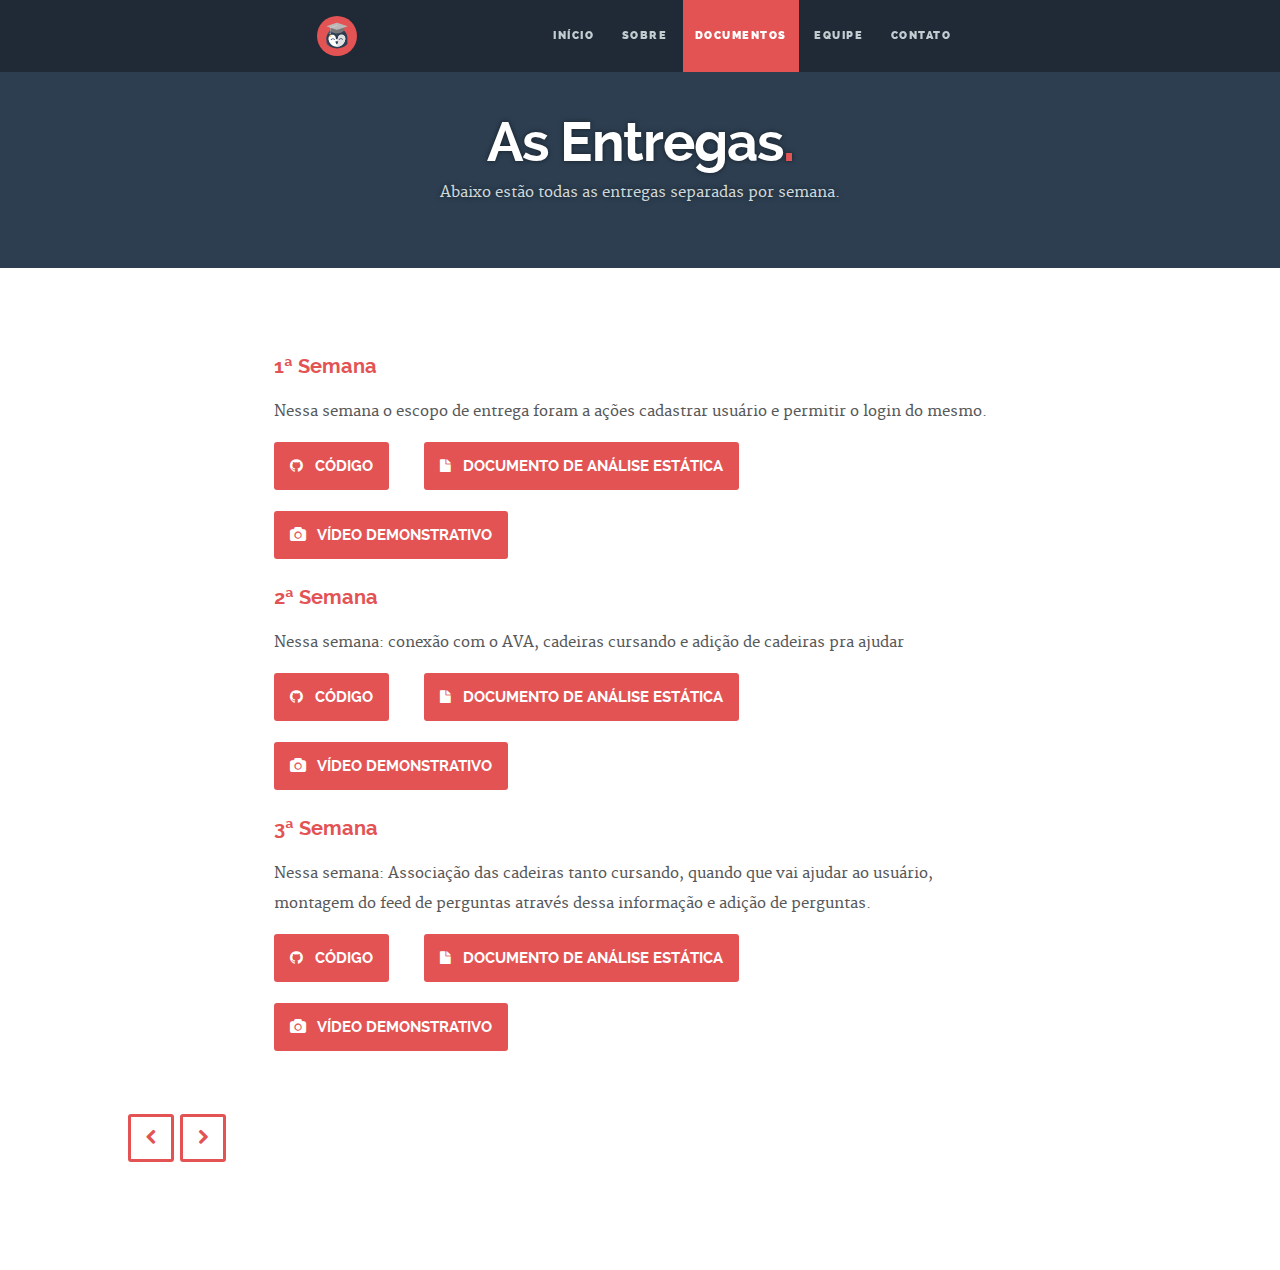
<file: entregas.html>
<!DOCTYPE html>
<!--[if lt IE 8 ]><html class="no-js ie ie7" lang="en"> <![endif]-->
<!--[if IE 8 ]><html class="no-js ie ie8" lang="en"> <![endif]-->
<!--[if IE 9 ]><html class="no-js ie ie9" lang="en"> <![endif]-->
<!--[if (gte IE 9)|!(IE)]><!-->
<html class="no-js" lang="en">
<!--<![endif]-->

<head>

	<!--- Basic Page Needs
   ================================================== -->
	<meta charset="utf-8">
	<title>Entregas</title>
	<meta name="description" content="">
	<meta name="author" content="">

	<!-- Mobile Specific Metas
   ================================================== -->
	<meta name="viewport" content="width=device-width, initial-scale=1, maximum-scale=1">

	<!-- CSS
    ================================================== -->
	<link rel="stylesheet" href="css/base.css">
	<link rel="stylesheet" href="css/main.css">
	<link rel="stylesheet" href="css/media-queries.css">

	<!-- Script
   =================================================== -->
	<script src="js/modernizr.js"></script>

	<!-- Favicons
	=================================================== -->
	<link rel="shortcut icon" href="favicon.png">

</head>

<body>

	<div id="top"></div>
	<div id="preloader">
		<div id="status">
			<img src="images/loader.gif" height="60" width="60" alt="">
			<div class="loader">Loading...</div>
		</div>
	</div>

	<!-- Header
   =================================================== -->
	<header id="main-header">

		<div class="row header-inner">

			<!-- <div class="logo">
	         <a href="index.html">Puremedia.</a>
		  </div> -->
			<div class="logo">

				<img src="images/logo.png" style="margin-top: 0.9em;">
				<!-- <a class="smoothscroll" href="#hero">Puremedia.</a> -->
			</div>

			<nav id="nav-wrap">

				<a class="mobile-btn" href="#nav-wrap" title="Show navigation">
	         	<span class='menu-text'>Show Menu</span>
	         	<span class="menu-icon"></span>
	         </a>
				<a class="mobile-btn" href="#" title="Hide navigation">
         		<span class='menu-text'>Hide Menu</span>
         		<span class="menu-icon"></span>
         	</a>

				<ul id="nav" class="nav">
					<li><a href="index.html#hero">Início</a></li>
					<li><a class="smoothscroll" href="#services">Sobre</a></li>
					<li class="current"><a class="smoothscroll" href="#portfolio">Documentos</a></li>
					<li><a class="smoothscroll" href="#about">Equipe</a></li>
					<!-- <li><a class="smoothscroll" href="#journal">Blog.</a></li> -->
					<li><a class="smoothscroll" href="#contact">Contato</a></li>
				</ul>


			</nav>
			<!-- /nav-wrap -->

		</div>
		<!-- /header-inner -->

	</header>


	<!-- Page Title
   ================================================== -->
	<section id="page-title">

		<div class="row">

			<div class="twelve columns">

				<h1>As Entregas<span>.</span></h1>
				<p>Abaixo estão todas as entregas separadas por semana.</p>

			</div>

		</div>
		<!-- /row -->

	</section>
	<!-- /page-title -->


	<!-- Content
   ================================================== -->
	<section id="content">

		<div class="row portfolio-content">

			<div class="entry tab-whole nine columns centered">

				<!-- <header class="entry-header">

					<h1 class="entry-title">
						Coffee Cup
					</h1>

					<div class="entry-meta">
						<ul>
							<li>July 12, 2014</li>
							<span class="meta-sep">•</span>
							<li>
								<a rel="skills tag" title="" href="#">Branding</a>,
								<a rel="skills tag" title="" href="#">Photography</a>
							</li>
							<span class="meta-sep">•</span>
							<li><a rel="client" title="" href="#">styleshout</a></li>
						</ul>
					</div>

				</header> -->

				<div class="entry-content">
					<h3 style="color: #E35354" class="lead">1ª Semana </h3>

					<p>Nessa semana o escopo de entrega foram a ações cadastrar usuário e permitir o login do mesmo.
						<br>
						<button style="margin-top:1em; background-color:#E35354; font-weight: lighter;" class="submit">
							<i class="fa fa-github"></i> &nbsp
							<a style="color:white" href="https://github.com/erickapsilva/AJUDAE/tree/mpoo-entrega-1"> CÓDIGO</a>
						</button>
						&nbsp&nbsp&nbsp&nbsp&nbsp&nbsp
						<button style="margin-top:1em; background-color:#E35354; font-weight: lighter;" class="submit">
							<i class="fa fa-file"></i> &nbsp
							<a style="color:white" href="https://drive.google.com/open?id=1yzna2S106YgpbsOL_tknPETUl3v4Bsat">
							DOCUMENTO DE ANÁLISE ESTÁTICA</a>
						</button>
						&nbsp&nbsp&nbsp&nbsp&nbsp&nbsp
						<button style="margin-top:1em; background-color:#E35354; font-weight: lighter;" class="submit">
							<i class="fa fa-camera"></i> &nbsp
							<a style="color:white" href="https://drive.google.com/open?id=1rY8fF3QThTHdTCScHwlzHVL3haTZcQuT">
							VÍDEO DEMONSTRATIVO</a>
						</button>


					</p>

					<!-- SEGUNDA SEMANA AQUI-->
					<h3 style="color: #E35354" class="lead">2ª Semana </h3>
					
										<p>Nessa semana: conexão com o AVA, cadeiras cursando e adição de cadeiras pra ajudar
											<br>
											<button style="margin-top:1em; background-color:#E35354; font-weight: lighter;" class="submit">
												<i class="fa fa-github"></i> &nbsp
												<a style="color:white"href="https://github.com/erickapsilva/AJUDAE/tree/mpoo-entrega-2"> CÓDIGO</a>
											</button>
											&nbsp&nbsp&nbsp&nbsp&nbsp&nbsp
											<button style="margin-top:1em; background-color:#E35354; font-weight: lighter;" class="submit">
												<i class="fa fa-file"></i> &nbsp
												<a style="color:white" href="">
												DOCUMENTO DE ANÁLISE ESTÁTICA</a>
											</button>
											&nbsp&nbsp&nbsp&nbsp&nbsp&nbsp
											<button style="margin-top:1em; background-color:#E35354; font-weight: lighter;" class="submit">
												<i class="fa fa-camera"></i> &nbsp
												<a style="color:white" href="https://drive.google.com/open?id=1XCbcyog5uM-KPcGs8dKTlMCJcgsYBLjj">
												VÍDEO DEMONSTRATIVO</a>
											</button>
					
					
										</p>


				</div>
				
				<h3 style="color: #E35354" class="lead">3ª Semana </h3>
					
										<p>Nessa semana: Associação das cadeiras tanto cursando, quando que vai ajudar ao usuário, montagem do feed de perguntas através dessa informação e adição de perguntas. 
											<br>
											<button style="margin-top:1em; background-color:#E35354; font-weight: lighter;" class="submit">
												<i class="fa fa-github"></i> &nbsp
												<a style="color:white"href=""> CÓDIGO</a>
											</button>
											&nbsp&nbsp&nbsp&nbsp&nbsp&nbsp
											<button style="margin-top:1em; background-color:#E35354; font-weight: lighter;" class="submit">
												<i class="fa fa-file"></i> &nbsp
												<a style="color:white" href="">
												DOCUMENTO DE ANÁLISE ESTÁTICA</a>
											</button>
											&nbsp&nbsp&nbsp&nbsp&nbsp&nbsp
											<button style="margin-top:1em; background-color:#E35354; font-weight: lighter;" class="submit">
												<i class="fa fa-camera"></i> &nbsp
												<a style="color:white" href="">
												VÍDEO DEMONSTRATIVO</a>
											</button>
					
					
										</p>


				</div>

				<div class="pagenav group">
					<span class="prev"><a href="diagrama-sequencia.html" rel="prev">Previous</a></span>
					<span class="next"><a href="prototipos.html" rel="next">Next</a></span>
				</div>

			</div>
			<!-- /entry -->

		</div>
		<!-- /portfolio-content -->




	</section>
	<!-- /content -->


	<!-- Footer
   ================================================== -->



	<!-- Java Script
   ================================================== -->
	<script src="http://ajax.googleapis.com/ajax/libs/jquery/1.10.2/jquery.min.js"></script>
	<script>
		window.jQuery || document.write('<script src="js/jquery-1.10.2.min.js"><\/script>')
	</script>
	<script type="text/javascript" src="js/jquery-migrate-1.2.1.min.js"></script>
	<script src="js/jquery.flexslider.js"></script>
	<script src="js/jquery.fittext.js"></script>
	<script src="js/backstretch.js"></script>
	<script src="js/waypoints.js"></script>
	<script src="js/main.js"></script>

</body>

</html>
</file>
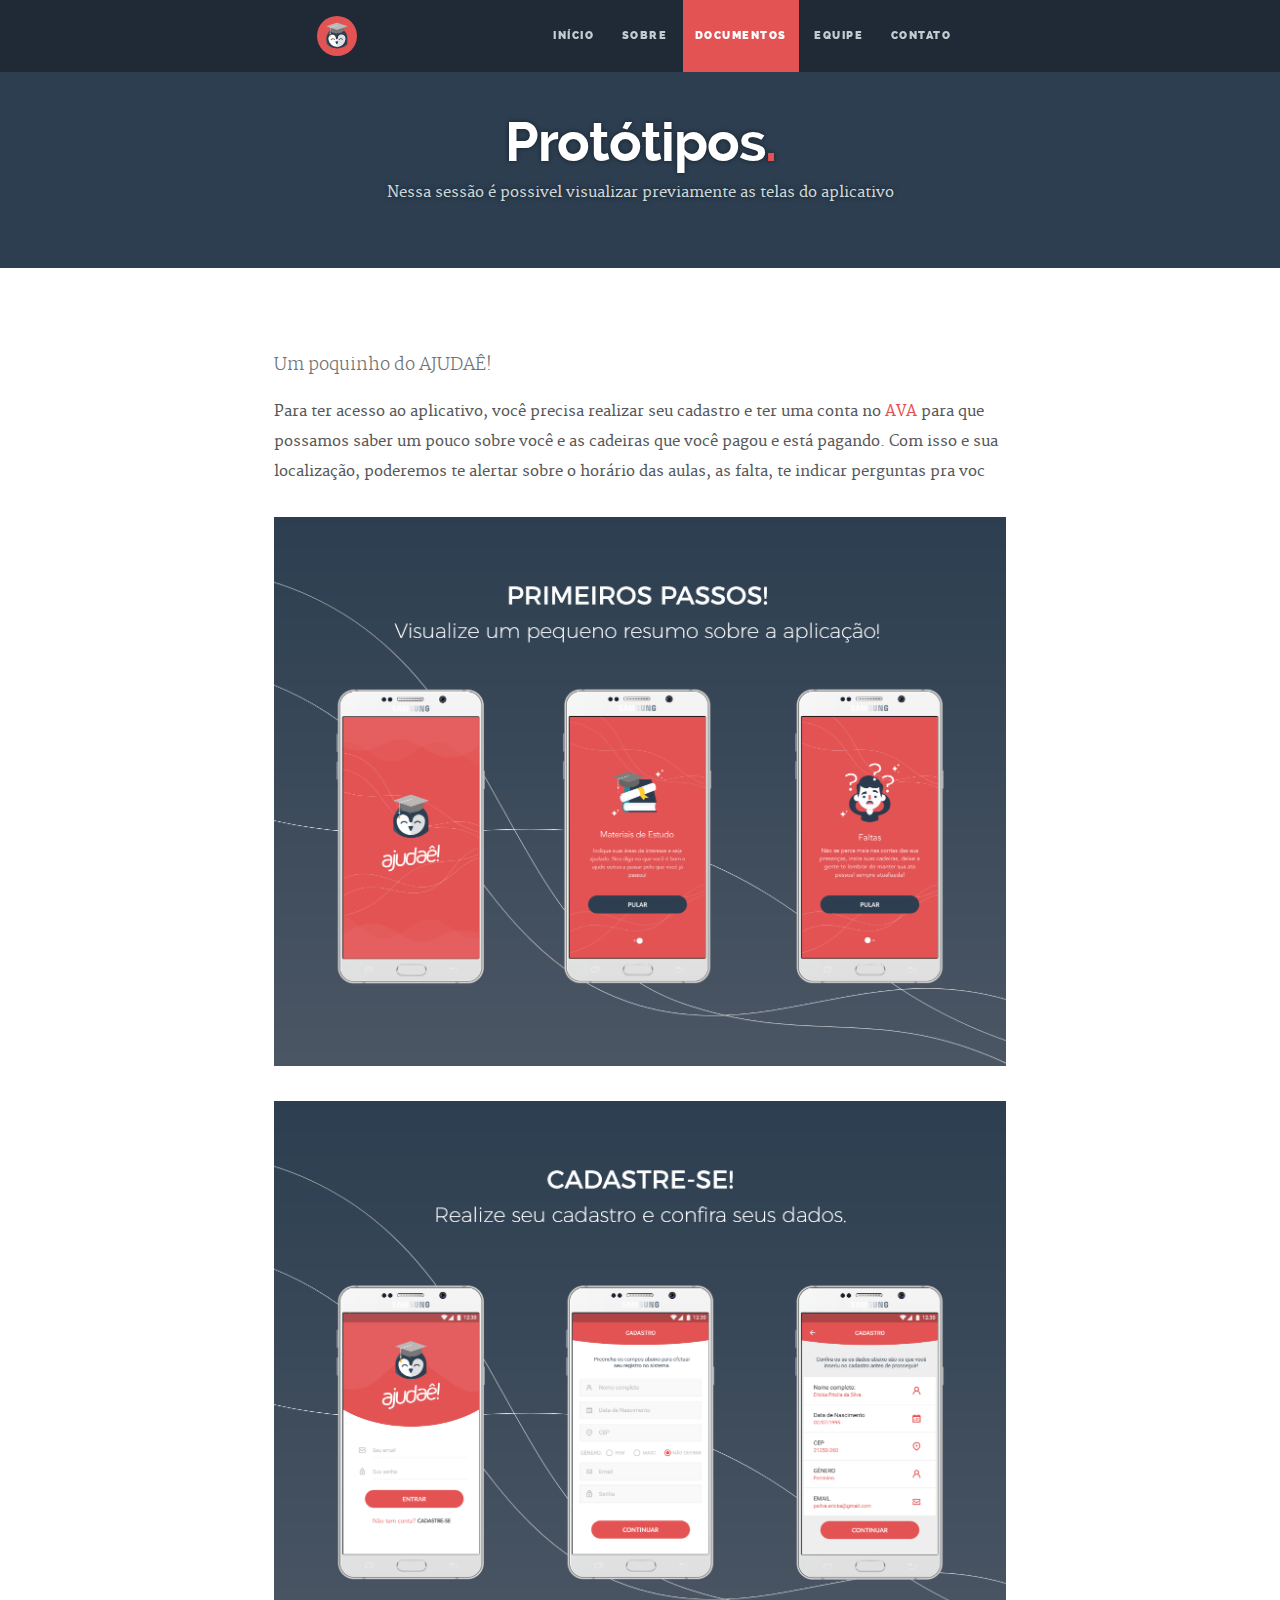
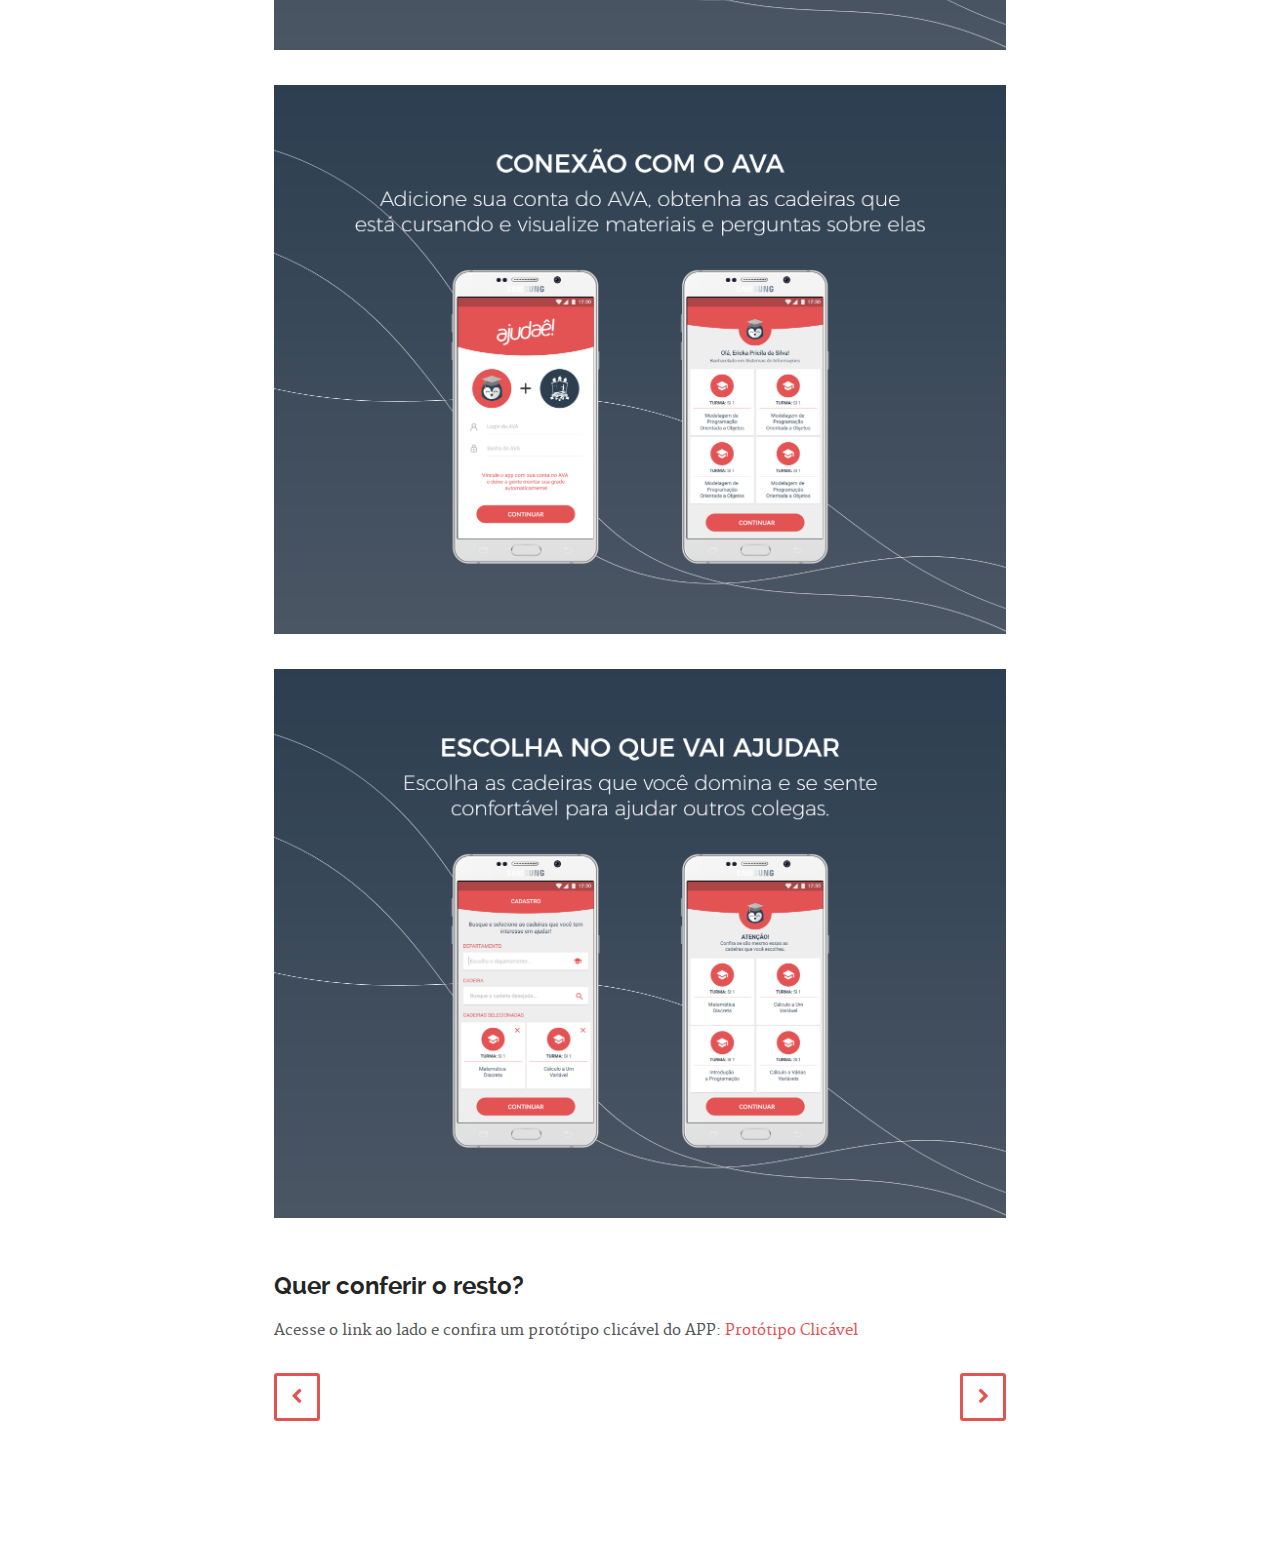
<file: prototipos.html>
<!DOCTYPE html>
<!--[if lt IE 8 ]><html class="no-js ie ie7" lang="en"> <![endif]-->
<!--[if IE 8 ]><html class="no-js ie ie8" lang="en"> <![endif]-->
<!--[if IE 9 ]><html class="no-js ie ie9" lang="en"> <![endif]-->
<!--[if (gte IE 9)|!(IE)]><!-->
<html class="no-js" lang="en">
<!--<![endif]-->

<head>

	<!--- Basic Page Needs
   ================================================== -->
	<meta charset="utf-8">
	<title>Protótipos-Telas</title>
	<meta name="description" content="">
	<meta name="author" content="">

	<!-- Mobile Specific Metas
   ================================================== -->
	<meta name="viewport" content="width=device-width, initial-scale=1, maximum-scale=1">

	<!-- CSS
    ================================================== -->
	<link rel="stylesheet" href="css/base.css">
	<link rel="stylesheet" href="css/main.css">
	<link rel="stylesheet" href="css/media-queries.css">

	<!-- Script
   =================================================== -->
	<script src="js/modernizr.js"></script>

	<!-- Favicons
	=================================================== -->
	<link rel="shortcut icon" href="favicon.png">

</head>

<body>

	<div id="top"></div>
	<div id="preloader">
		<div id="status">
			<img src="images/loader.gif" height="60" width="60" alt="">
			<div class="loader">Loading...</div>
		</div>
	</div>

	<!-- Header
   =================================================== -->
	<header id="main-header">

		<div class="row header-inner">

			<!-- <div class="logo">
	         <a href="index.html">Puremedia.</a>
		  </div> -->
			<div class="logo">

				<img src="images/logo.png" style="margin-top: 0.9em;">
				<!-- <a class="smoothscroll" href="#hero">Puremedia.</a> -->
			</div>

			<nav id="nav-wrap">

				<a class="mobile-btn" href="#nav-wrap" title="Show navigation">
	         	<span class='menu-text'>Show Menu</span>
	         	<span class="menu-icon"></span>
	         </a>
				<a class="mobile-btn" href="#" title="Hide navigation">
         		<span class='menu-text'>Hide Menu</span>
         		<span class="menu-icon"></span>
         	</a>

				<ul id="nav" class="nav">
					<li><a href="index.html#hero">Início</a></li>
					<li><a class="smoothscroll" href="#services">Sobre</a></li>
					<li class="current"><a class="smoothscroll" href="#portfolio">Documentos</a></li>
					<li><a class="smoothscroll" href="#about">Equipe</a></li>
					<!-- <li><a class="smoothscroll" href="#journal">Blog.</a></li> -->
					<li><a class="smoothscroll" href="#contact">Contato</a></li>
				</ul>


			</nav>
			<!-- /nav-wrap -->

		</div>
		<!-- /header-inner -->

	</header>


	<!-- Page Title
   ================================================== -->
	<section id="page-title">

		<div class="row">

			<div class="twelve columns">

				<h1>Protótipos<span>.</span></h1>
				<p>Nessa sessão é possivel visualizar previamente as telas do aplicativo</p>

			</div>

		</div>
		<!-- /row -->

	</section>
	<!-- /page-title -->


	<!-- Content
   ================================================== -->
	<section id="content">

		<div class="row portfolio-content">

			<div class="entry tab-whole nine columns centered">

				<!-- <header class="entry-header">

					<h1 class="entry-title">
						Coffee Cup
					</h1>

					<div class="entry-meta">
						<ul>
							<li>July 12, 2014</li>
							<span class="meta-sep">•</span>
							<li>
								<a rel="skills tag" title="" href="#">Branding</a>,
								<a rel="skills tag" title="" href="#">Photography</a>
							</li>
							<span class="meta-sep">•</span>
							<li><a rel="client" title="" href="#">styleshout</a></li>
						</ul>
					</div>

				</header> -->

				<div class="entry-content">
					<p class="lead">Um poquinho do AJUDAÊ!</p>

					<p>Para ter acesso ao aplicativo, você precisa realizar seu cadastro e ter uma conta no <a href="ava.ufrpe.br">AVA</a>						para que possamos saber um pouco sobre você e as cadeiras que você pagou e está pagando. Com isso e sua localização,
						poderemos te alertar sobre o horário das aulas, as falta, te indicar perguntas pra voc </p>
				</div>

				<div class="entry-content-media">
					<div class="post-thumb">
						<img src="images/portfolio/p-1.png">
						<img src="images/portfolio/p-2.png">
						<img src="images/portfolio/p-3.png">
						<img src="images/portfolio/p-4.png">
					</div>
				</div>

				<h2>Quer conferir o resto? </h2>
				<p>Acesse o link ao lado e confira um protótipo clicável do APP: 
					<a href="https://xd.adobe.com/view/d1a8b5f4-edb7-4559-b825-1afa5bd84736">
							Protótipo Clicável
						</a>
				</p>

				<div class="pagenav group">
					<span class="prev"><a href="diagrama-classe.html" rel="prev">Previous</a></span>
					<span class="next"><a href="documentacao.html" rel="next">Next</a></span>
				</div>

			</div>
			<!-- /entry -->

		</div>
		<!-- /portfolio-content -->



	</section>
	<!-- /content -->


	<!-- Footer
   ================================================== -->



	<!-- Java Script
   ================================================== -->
	<script src="http://ajax.googleapis.com/ajax/libs/jquery/1.10.2/jquery.min.js"></script>
	<script>
		window.jQuery || document.write('<script src="js/jquery-1.10.2.min.js"><\/script>')
	</script>
	<script type="text/javascript" src="js/jquery-migrate-1.2.1.min.js"></script>
	<script src="js/jquery.flexslider.js"></script>
	<script src="js/jquery.fittext.js"></script>
	<script src="js/backstretch.js"></script>
	<script src="js/waypoints.js"></script>
	<script src="js/main.js"></script>

</body>

</html>
</file>
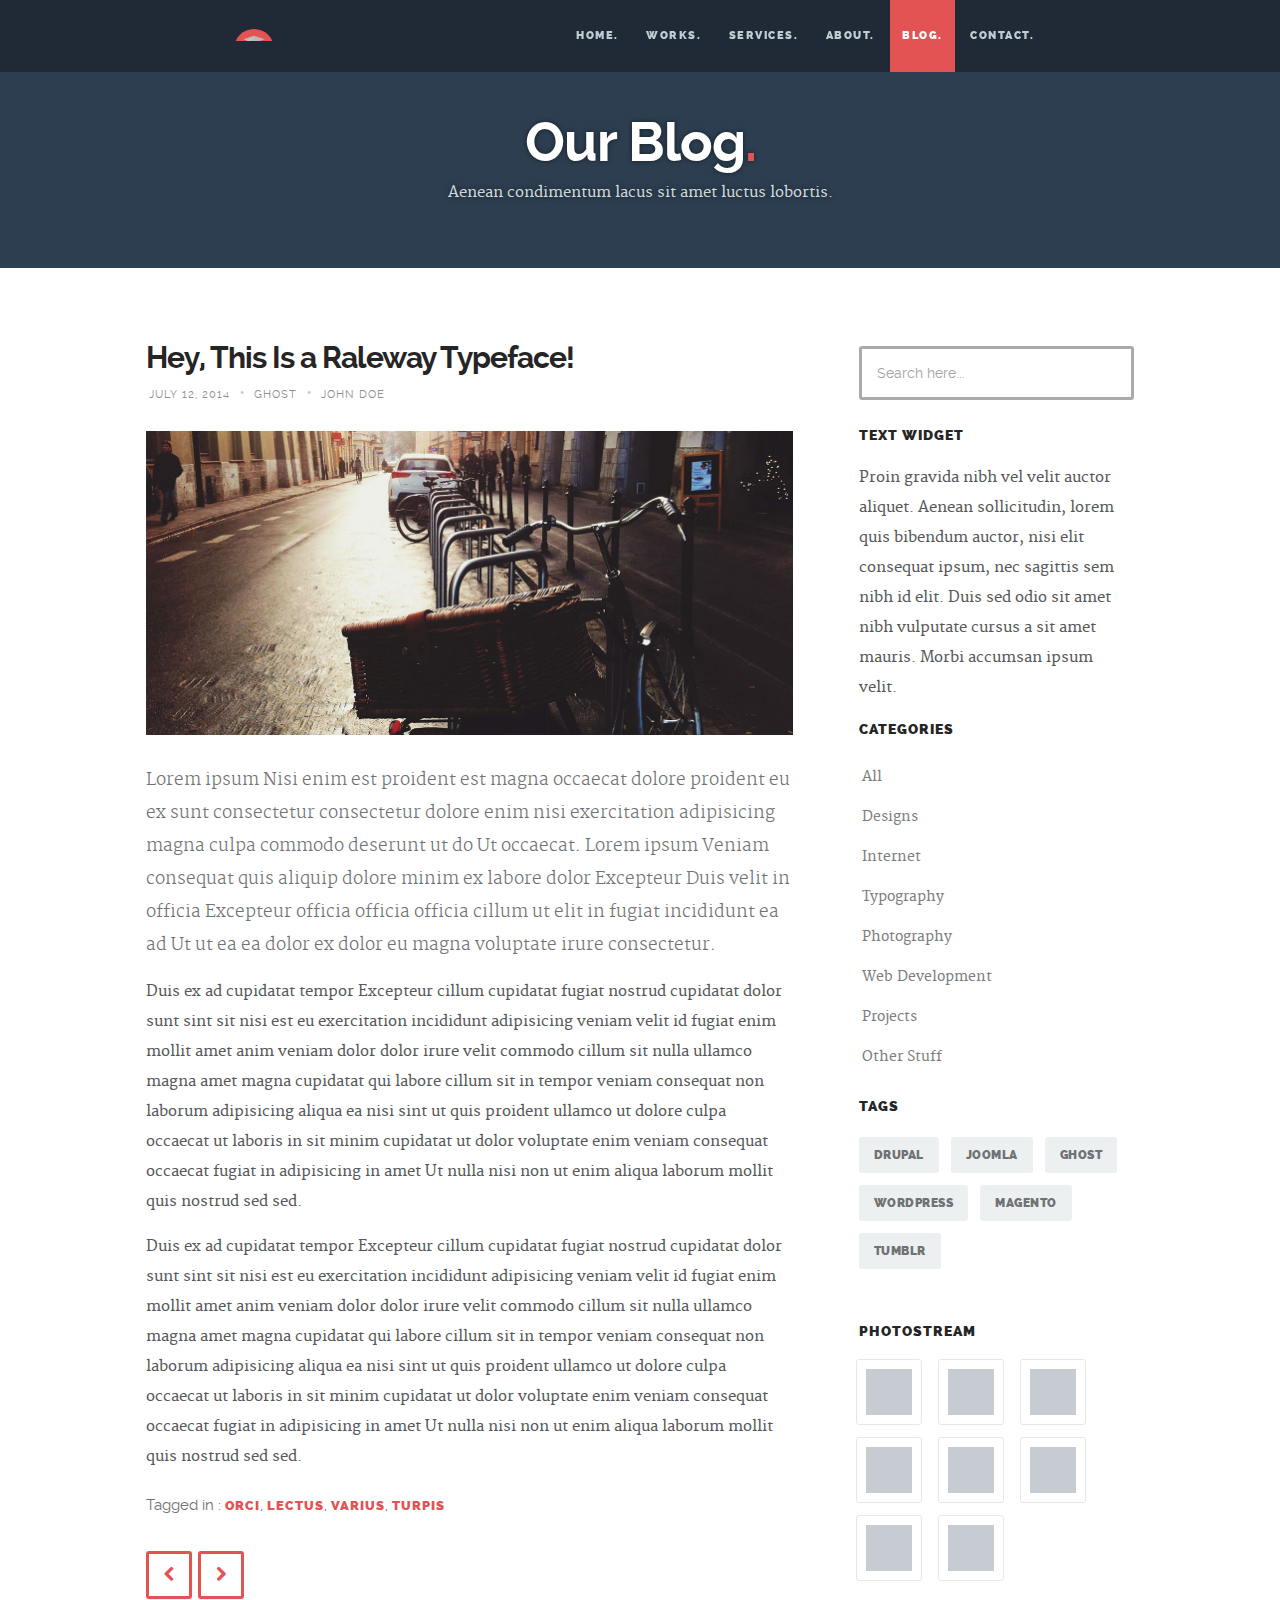
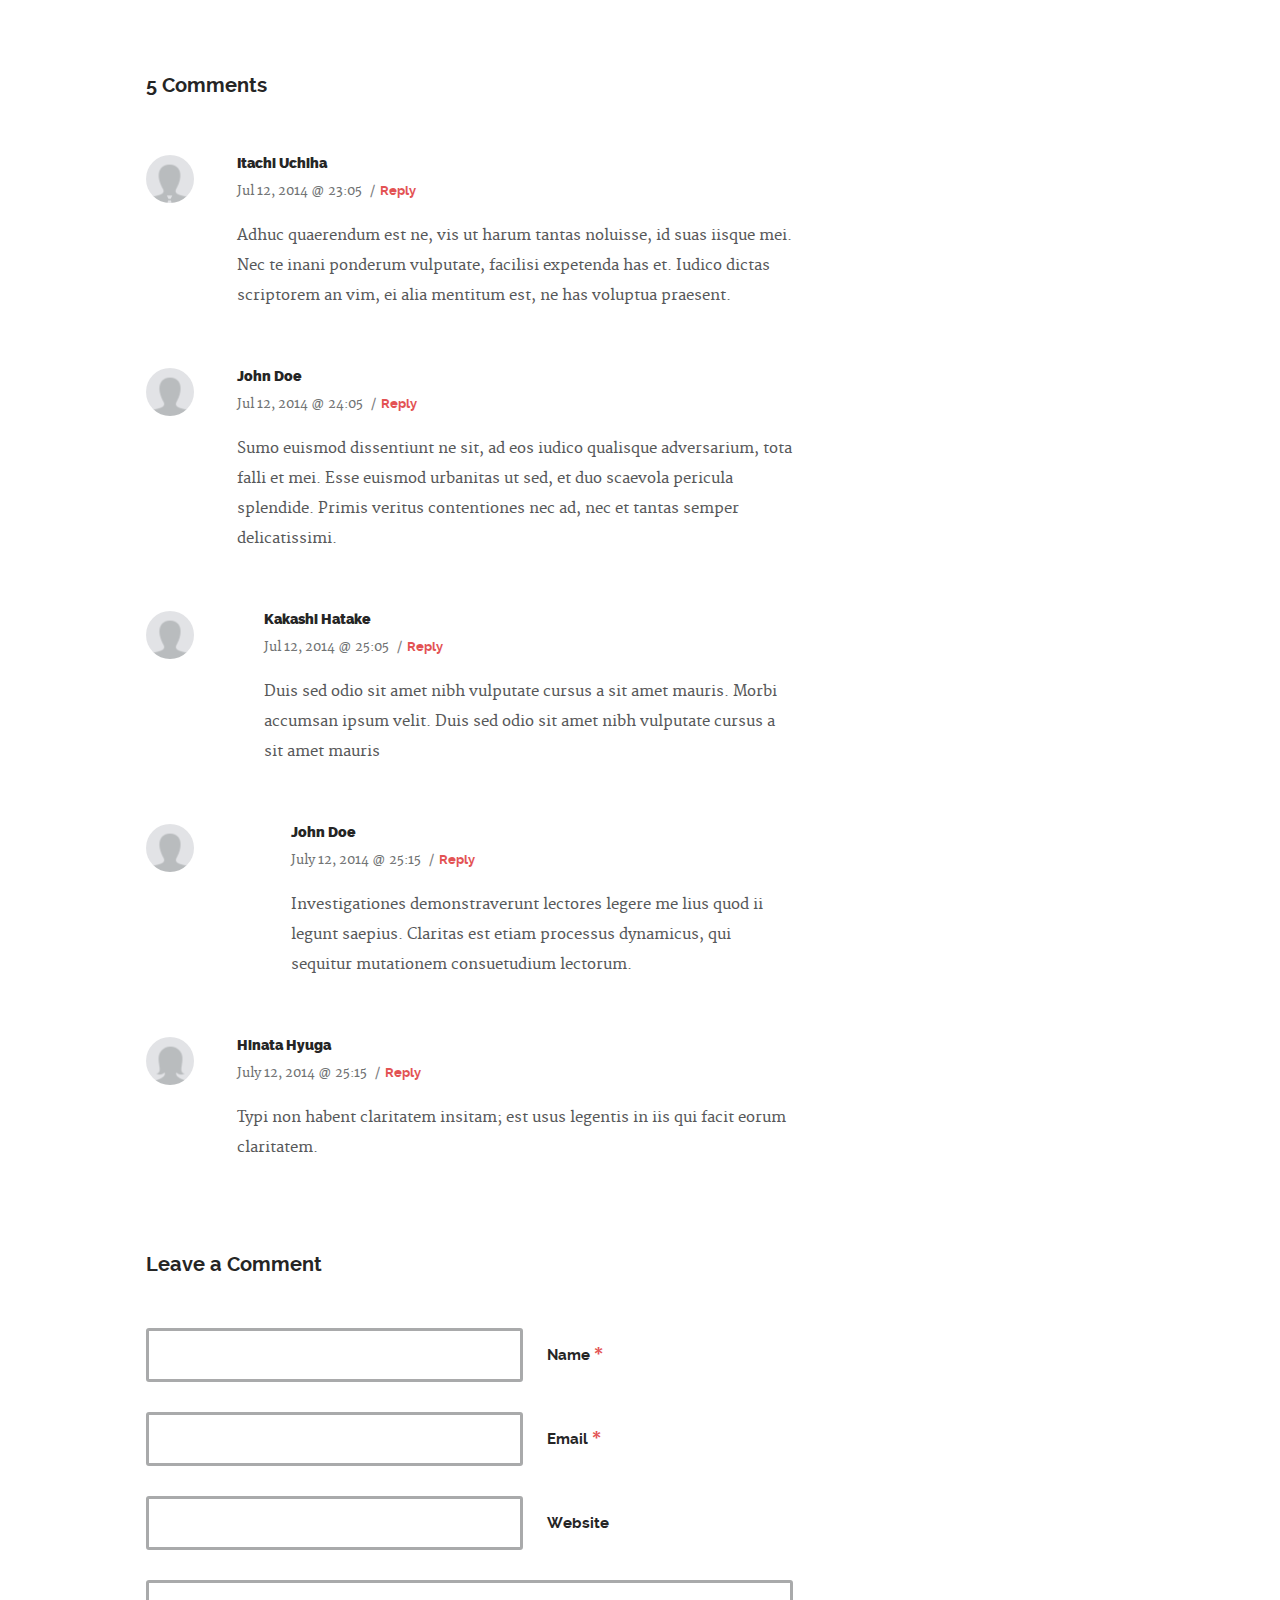
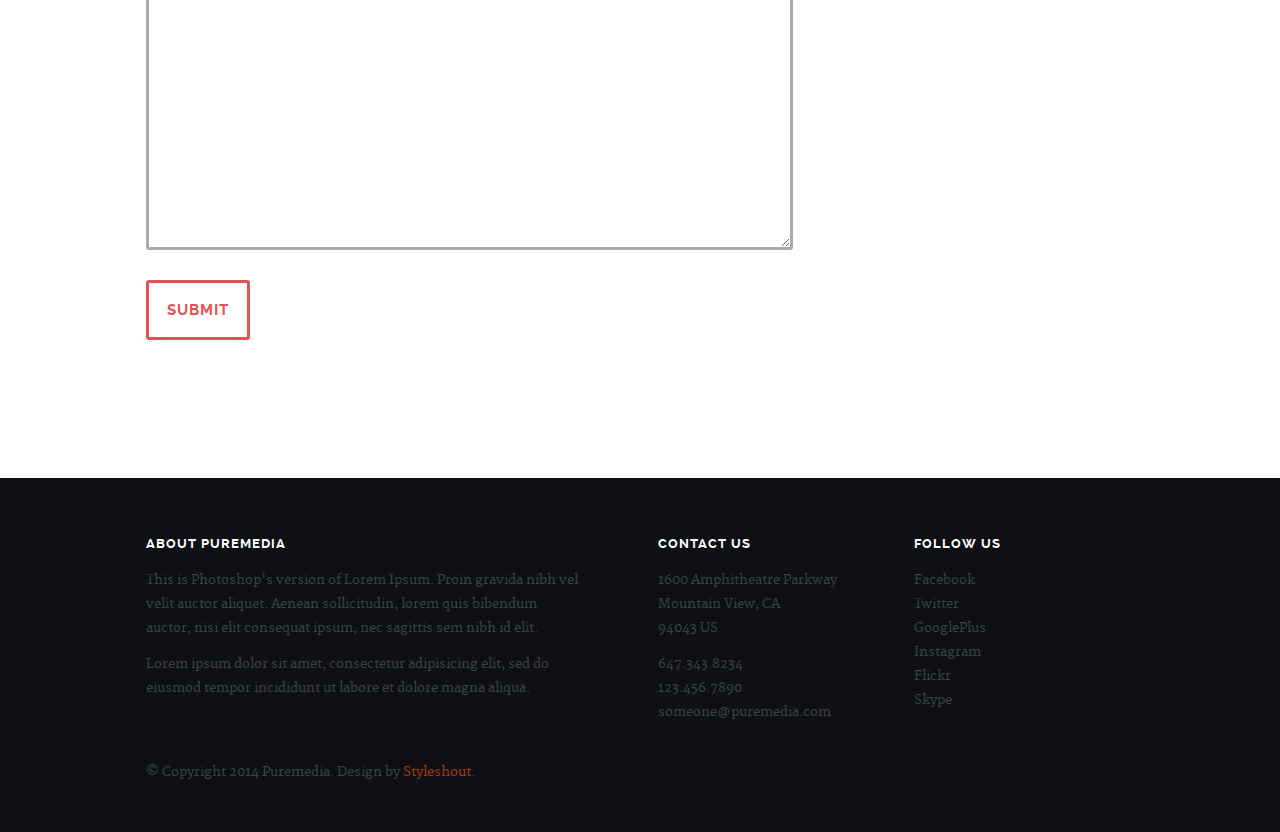
<file: single.html>
<!DOCTYPE html>
<!--[if lt IE 8 ]><html class="no-js ie ie7" lang="en"> <![endif]-->
<!--[if IE 8 ]><html class="no-js ie ie8" lang="en"> <![endif]-->
<!--[if IE 9 ]><html class="no-js ie ie9" lang="en"> <![endif]-->
<!--[if (gte IE 9)|!(IE)]><!--><html class="no-js" lang="en"> <!--<![endif]-->
<head>

   <!--- Basic Page Needs
   ================================================== -->
   <meta charset="utf-8">
	<title>Blog - Puremedia</title>
	<meta name="description" content="">  
	<meta name="author" content="">

   <!-- Mobile Specific Metas
   ================================================== -->
	<meta name="viewport" content="width=device-width, initial-scale=1, maximum-scale=1">

	<!-- CSS
    ================================================== -->
   <link rel="stylesheet" href="css/base.css">
	<link rel="stylesheet" href="css/main.css">
   <link rel="stylesheet" href="css/media-queries.css">         

   <!-- Script
   =================================================== -->
	<script src="js/modernizr.js"></script>

   <!-- Favicons
	=================================================== -->
	<link rel="shortcut icon" href="favicon.png" >

</head>

<body>

	<div id="top"></div>
   <div id="preloader"> 
	   <div id="status">
         <img src="images/loader.gif" height="60" width="60" alt="">
         <div class="loader">Loading...</div>
      </div>
   </div>

   <!-- Header
   =================================================== -->
   <header id="main-header">

   	<div class="row header-inner">

	      <div class="logo">
	         <a href="index.html">Puremedia.</a>
	      </div>

	      <nav id="nav-wrap">         
	         
	         <a class="mobile-btn" href="#nav-wrap" title="Show navigation">
	         	<span class='menu-text'>Show Menu</span>
	         	<span class="menu-icon"></span>
	         </a>
         	<a class="mobile-btn" href="#" title="Hide navigation">
         		<span class='menu-text'>Hide Menu</span>
         		<span class="menu-icon"></span>
         	</a>         

	         <ul id="nav" class="nav">
	            <li><a href="index.html#hero">Home.</a></li>
		         <li><a href="index.html#portfolio">Works.</a></li>
	            <li><a href="index.html#services">Services.</a></li>
	            <li><a href="index.html#about">About.</a></li>
	            <li class="current"><a href="index.html#journal">Blog.</a></li>	        
	            <li><a href="index.html#contact">Contact.</a></li>
	         </ul> 

	      </nav> <!-- /nav-wrap -->	      

	   </div> <!-- /header-inner -->

   </header>


   <!-- Page Title
   ================================================== -->
   <section id="page-title">	
   	  
		<div class="row">

			<div class="twelve columns">

				<h1>Our Blog<span>.</span></h1>
				<p>Aenean condimentum lacus sit amet luctus lobortis.</p>

			</div>			    

		</div> <!-- /row -->	   

   </section> <!-- /page-title -->


   <!-- Content
   ================================================== -->
   <section id="content">

   	<div class="row">

	   	<div id="main" class="tab-whole eight columns">

	         <article class="entry">

					<header class="entry-header">

						<h1 class="entry-title">
							Hey, This Is a Raleway Typeface!
						</h1> 				 
						
						<div class="entry-meta">
							<ul>
								<li>July 12, 2014</li>
								<span class="meta-sep">•</span>								
								<li><a rel="category tag" title="" href="#">Ghost</a></li>
								<span class="meta-sep">•</span>
								<li>John Doe</li>
							</ul>
						</div> 
						 
					</header>

					<div class="entry-content-media">
						<div class="post-thumb">
							<img src="images/post-thumb.jpg">
						</div> 
					</div> 
						
					<div class="entry-content">
						<p class="lead">Lorem ipsum Nisi enim est proident est magna occaecat dolore proident eu ex sunt consectetur consectetur dolore enim nisi exercitation adipisicing magna culpa commodo deserunt ut do Ut occaecat. Lorem ipsum Veniam consequat quis aliquip dolore minim ex labore dolor Excepteur Duis velit in officia Excepteur officia officia officia cillum ut elit in fugiat incididunt ea ad Ut ut ea ea dolor ex dolor eu magna voluptate irure consectetur.</p>

						<p>Duis ex ad cupidatat tempor Excepteur cillum cupidatat fugiat nostrud cupidatat dolor sunt sint sit nisi est eu exercitation incididunt adipisicing veniam velit id fugiat enim mollit amet anim veniam dolor dolor irure velit commodo cillum sit nulla ullamco magna amet magna cupidatat qui labore cillum sit in tempor veniam consequat non laborum adipisicing aliqua ea nisi sint ut quis proident ullamco ut dolore culpa occaecat ut laboris in sit minim cupidatat ut dolor voluptate enim veniam consequat occaecat fugiat in adipisicing in amet Ut nulla nisi non ut enim aliqua laborum mollit quis nostrud sed sed.
						</p>

						<p>Duis ex ad cupidatat tempor Excepteur cillum cupidatat fugiat nostrud cupidatat dolor sunt sint sit nisi est eu exercitation incididunt adipisicing veniam velit id fugiat enim mollit amet anim veniam dolor dolor irure velit commodo cillum sit nulla ullamco magna amet magna cupidatat qui labore cillum sit in tempor veniam consequat non laborum adipisicing aliqua ea nisi sint ut quis proident ullamco ut dolore culpa occaecat ut laboris in sit minim cupidatat ut dolor voluptate enim veniam consequat occaecat fugiat in adipisicing in amet Ut nulla nisi non ut enim aliqua laborum mollit quis nostrud sed sed.
						</p>
					</div> 

					<p class="tags">
	  			     	<span>Tagged in </span>:
	  				  	<a href="#">orci</a>, <a href="#">lectus</a>, <a href="#">varius</a>, <a href="#">turpis</a>
	  			   </p>

	  			   <div class="pagenav group">
		  			   <span class="prev"><a href="#" rel="prev">Previous</a></span>
		  				<span class="next"><a href="#" rel="next">Next</a></span>  				   
	  				</div>  

				</article> <!-- /entry -->

				<div id="comments">

	            <h3>5 Comments</h3>

	            <ol class="commentlist">

	               <li class="depth-1">

	                  <div class="avatar">
	                     <img width="50" height="50" alt="" src="images/user-01.png" class="avatar">
	                  </div>

	                  <div class="comment-content">

		                  <div class="comment-info">
		                     <cite>Itachi Uchiha</cite>

		                     <div class="comment-meta">
		                        <time datetime="2014-07-12T23:05" class="comment-time">Jul 12, 2014 @ 23:05</time>
		                        <span class="sep">/</span><a href="#" class="reply">Reply</a>
		                     </div>
		                  </div>

		         	     	<div class="comment-text">
		                    	<p>Adhuc quaerendum est ne, vis ut harum tantas noluisse, id suas iisque mei. Nec te inani ponderum vulputate,
		                        facilisi expetenda has et. Iudico dictas scriptorem an vim, ei alia mentitum est, ne has voluptua praesent.</p>
		                  </div>

		               </div>

	               </li>

	               <li class="thread-alt depth-1">

	                  <div class="avatar">
	                     <img width="50" height="50" alt="" src="images/user-03.png" class="avatar">
	                  </div>

	                  <div class="comment-content">

		                  <div class="comment-info">
		                     <cite>John Doe</cite>

		                     <div class="comment-meta">
		                        <time datetime="2014-07-12T24:05" class="comment-time">Jul 12, 2014 @ 24:05</time>
		                        <span class="sep">/</span><a href="#" class="reply">Reply</a>
		                     </div>
		                  </div>

		                  <div class="comment-text">
		                     <p>Sumo euismod dissentiunt ne sit, ad eos iudico qualisque adversarium, tota falli et mei. Esse euismod
		                        urbanitas ut sed, et duo scaevola pericula splendide. Primis veritus contentiones nec ad, nec et
		                        tantas semper delicatissimi.</p>                        
		                  </div>

		               </div>

	                  <ul class="children">

	                     <li class="depth-2">

	                        <div class="avatar">
	                           <img width="50" height="50" alt="" src="images/user-03.png" class="avatar">
	                        </div>

	                        <div class="comment-content">

		                        <div class="comment-info">
		                           <cite>Kakashi Hatake</cite>

		                           <div class="comment-meta">
		                              <time datetime="2014-07-12T25:05" class="comment-time">Jul 12, 2014 @ 25:05</time>
		                              <span class="sep">/</span><a href="#" class="reply">Reply</a>
		                           </div>
		                        </div>

		                        <div class="comment-text">
		                           <p>Duis sed odio sit amet nibh vulputate
		                              cursus a sit amet mauris. Morbi accumsan ipsum velit. Duis sed odio sit amet nibh vulputate
		                              cursus a sit amet mauris</p>
		                        </div>

	                        </div>

	                        <ul class="children">

	                           <li class="depth-3">

	                              <div class="avatar">
	                                 <img width="50" height="50" alt="" src="images/user-03.png" class="avatar">
	                              </div>

	                              <div class="comment-content">

		                              <div class="comment-info">
		                                 <cite>John Doe</cite>

		                                 <div class="comment-meta">
		                                    <time datetime="2014-07-12T25:15" class="comment-time">July 12, 2014 @ 25:15</time>
		                                    <span class="sep">/</span><a href="#" class="reply">Reply</a>
		                                 </div>
		                              </div>

		                              <div class="comment-text">
		                                 <p>Investigationes demonstraverunt lectores legere me lius quod ii legunt saepius. Claritas est
		                                    etiam processus dynamicus, qui sequitur mutationem consuetudium lectorum.</p>
		                              </div>

	                              </div>

	                           </li>

	                        </ul> <!-- /children -->	

	                     </li>

	                  </ul> <!-- /children -->

	               </li>

	               <li class="depth-1">

	                  <div class="avatar">
	                     <img width="50" height="50" alt="" src="images/user-02.png" class="avatar">
	                  </div>

	                  <div class="comment-content">

		                  <div class="comment-info">
		                     <cite>Hinata Hyuga</cite>

		                     <div class="comment-meta">
		                        <time datetime="2014-07-12T25:15" class="comment-time">July 12, 2014 @ 25:15</time>
		                        <span class="sep">/</span><a href="#" class="reply">Reply</a>
		                     </div>
		                  </div>

		                  <div class="comment-text">
		                     <p>Typi non habent claritatem insitam; est usus legentis in iis qui facit eorum claritatem.</p>
		                  </div>

	                  </div>

	               </li>

	            </ol> <!-- /commentlist -->


	            <!-- respond -->
	            <div class="respond">

	               <h3>Leave a Comment</h3>

	               <!-- form -->
	               <form action="" method="post" id="contactForm" name="contactForm">
	  					<fieldset>

	                  <div class="group">
	  						   <label for="cName">Name <span class="required">*</span></label>
	  						   <input type="text" value="" size="35" id="cName" name="cName">
	                  </div>

	                  <div class="group">
	  						   <label for="cEmail">Email <span class="required">*</span></label>
	  						   <input type="text" value="" size="35" id="cEmail" name="cEmail">
	                  </div>

	                  <div class="group">
	  						   <label for="cWebsite">Website</label>
	  						   <input type="text" value="" size="35" id="cWebsite" name="cWebsite">
	                  </div>

	                  <div class="message group">
	                     <label for="cMessage">Message <span class="required">*</span></label>
	                     <textarea cols="50" rows="10" id="cMessage" name="cMessage"></textarea>
	                  </div>

	                  <button class="stroke medium" type="submit">Submit</button>

	  					</fieldset>
	  				   </form> <!-- /contactForm -->

	            </div> <!-- /respond -->

         	</div> <!-- /comments -->							   
	         
	   	</div> <!-- /main -->  

	      <div class="tab-whole four columns end" id="secondary">
				
				<aside id="sidebar">

	            <div class="widget widget_search">

	               <h5>Search</h5>
	               <form action="#">

	                  <input type="text" value="Search here..." onblur="if(this.value == '') { this.value = 'Search here...'; }" onfocus="if (this.value == 'Search here...') { this.value = ''; }" class="text-search" kl_virtual_keyboard_secure_input="on">
	                  <input type="submit" value="" class="submit-search">

	               </form>

	            </div> <!-- /widget_search -->

	            <div class="widget widget_text">

	               <h5 class="widget-title">Text Widget</h5>
	               <div class="textwidget">Proin gravida nibh vel velit auctor aliquet.
	               Aenean sollicitudin, lorem quis bibendum auctor, nisi elit consequat ipsum,
	               nec sagittis sem nibh id elit. Duis sed odio sit amet nibh vulputate cursus
	               a sit amet mauris. Morbi accumsan ipsum velit. 
	            	</div>

			      </div> <!-- /widget_text -->

	            <div class="widget widget_categories">

	               <h5 class="widget-title">Categories</h5>
	               <ul class="link-list group">
	               	<li><a href="blog.html">All</a></li>
	                  <li><a href="#">Designs</a></li>
	                  <li><a href="#">Internet</a></li>
	                  <li><a href="#">Typography</a></li>
	                  <li><a href="#">Photography</a></li>
	                  <li><a href="#">Web Development</a></li>
	                  <li><a href="#">Projects</a></li>
	                  <li><a href="#">Other Stuff</a></li>
	               </ul>

	            </div> <!-- /widget_categories -->

	            <div class="widget widget_tag_cloud group">

	               <h5 class="widget-title">Tags</h5>
	               <div class="tagcloud group">
	                  <a href="#">drupal</a>
	                  <a href="#">joomla</a>
	                  <a href="#">ghost</a>
	                  <a href="#">wordpress</a>
	                  <a href="#">magento</a>
	                  <a href="#">tumblr</a>
	               </div>

	            </div> <!-- /widget_tag_cloud -->

	            <div class="widget widget_photostream">

	               <h5>Photostream</h5>
	               <ul class="photostream group">
	                  <li><a href="#"><img alt="thumbnail" src="images/thumb.jpg"></a></li>
	                  <li><a href="#"><img alt="thumbnail" src="images/thumb.jpg"></a></li>
	                  <li><a href="#"><img alt="thumbnail" src="images/thumb.jpg"></a></li>
	                  <li><a href="#"><img alt="thumbnail" src="images/thumb.jpg"></a></li>
	                  <li><a href="#"><img alt="thumbnail" src="images/thumb.jpg"></a></li>
	                  <li><a href="#"><img alt="thumbnail" src="images/thumb.jpg"></a></li>
	                  <li><a href="#"><img alt="thumbnail" src="images/thumb.jpg"></a></li>
	                  <li><a href="#"><img alt="thumbnail" src="images/thumb.jpg"></a></li>
	               </ul>

		         </div> <!-- /widget_photostream -->

	         </aside> <!-- /sidebar -->	            

	      </div> <!-- /secondary -->

	   </div> <!-- /row -->      

   </section> <!-- /content -->  


   <!-- Footer
   ================================================== -->
   <footer>

      <div class="row">       

         <div class="six columns tab-whole footer-about">
				
				<h3>About Puremedia</h3>
               
            <p>This is Photoshop's version  of Lorem Ipsum. Proin gravida nibh vel velit auctor aliquet.
            Aenean sollicitudin, lorem quis bibendum auctor, nisi elit consequat ipsum, nec sagittis sem
            nibh id elit. 
            </p>

            <p>Lorem ipsum dolor sit amet, consectetur adipisicing elit, sed do eiusmod tempor 
            	incididunt ut labore et dolore magna aliqua.</p>        

         </div> <!-- /footer-about -->

         <div class="six columns tab-whole right-cols">

            <div class="row">

               <div class="columns">
                  <h3 class="address">Contact Us</h3>
                  <p>
                  1600 Amphitheatre Parkway<br>
                  Mountain View, CA<br>
                  94043 US
                  </p>

                  <ul>
                    <li><a href="tel:6473438234">647.343.8234</a></li>
                    <li><a href="tel:1234567890">123.456.7890</a></li>
                    <li><a href="mailto:someone@puremedia.com">someone@puremedia.com</a></li>
                  </ul>                  
               </div> <!-- /columns -->             

               <div class="columns last">
                  <h3 class="contact">Follow Us</h3>

                  <ul>
                     <li><a href="#">Facebook</a></li>
                     <li><a href="#">Twitter</a></li>
                     <li><a href="#">GooglePlus</a></li>
                     <li><a href="#">Instagram</a></li>
                     <li><a href="#">Flickr</a></li>
                     <li><a href="#">Skype</a></li>
                  </ul>
                  
               </div> <!-- /columns --> 

            </div> <!-- /Row(nested) -->

         </div>

         <p class="copyright">&copy; Copyright 2014 Puremedia. Design by <a href="http://www.styleshout.com/">Styleshout.</a></p>        

         <div id="go-top">
            <a class="smoothscroll" title="Back to Top" href="#top"><span>Top</span><i class="fa fa-long-arrow-up"></i></a>
         </div>

      </div> <!-- /row -->

   </footer> <!-- /footer -->


   <!-- Java Script
   ================================================== -->
   <script src="http://ajax.googleapis.com/ajax/libs/jquery/1.10.2/jquery.min.js"></script>
   <script>window.jQuery || document.write('<script src="js/jquery-1.10.2.min.js"><\/script>')</script>
   <script type="text/javascript" src="js/jquery-migrate-1.2.1.min.js"></script>   
   <script src="js/jquery.flexslider.js"></script>
   <script src="js/jquery.fittext.js"></script>
   <script src="js/backstretch.js"></script> 
   <script src="js/waypoints.js"></script>  
   <script src="js/main.js"></script>

</body>

</html>
</file>
<file: css/base.css>
/* =================================================================== */
/* 
/*  Puremedia v1.0 Base Stylesheet
/*  url:styleshout.com
/*  10-09-2014
/*
/*  ------------------------------------------------------------------ 
  
    TOC: 
    a. Reset
    b. Basic Setup Styles
    c. Typography  
    d. Media
    e. Grid
    f. MISC
  
/* =================================================================== */

/* 
/* a. Reset - normalize.css v3.0.1 | MIT License | git.io/normalize
/* =================================================================== */
html {
	font-family: sans-serif;
	-ms-text-size-adjust: 100%;
	-webkit-text-size-adjust: 100%;
}
body {
	margin: 0;
}
article, aside, details, figcaption, figure, footer, header, hgroup, main, nav, section, summary {
	display: block;
}
audio, canvas, progress, video {
	display: inline-block;
	vertical-align: baseline;
}
audio:not([controls]) {
	display: none;
	height: 0;
}
[hidden], template {
	display: none;
}
a {
	background: transparent;
}
a:active, a:hover {
	outline: 0;
}
abbr[title] {
	border-bottom: 1px dotted;
}
b, strong {
	font-weight: bold;
}
dfn {
	font-style: italic;
}
h1 {
	font-size: 2em;
	margin: 0.67em 0;
}
mark {
	background: #ff0;
	color: #000;
}
small {
	font-size: 80%;
}
sub, sup {
	font-size: 75%;
	line-height: 0;
	position: relative;
	vertical-align: baseline;
}
sup {
	top: -0.5em;
}
sub {
	bottom: -0.25em;
}
img {
	border: 0;
}
svg:not(:root) {
	overflow: hidden;
}
figure {
	margin: 1em 40px;
}
hr {
	-moz-box-sizing: content-box;
	box-sizing: content-box;
	height: 0;
}
pre {
	overflow: auto;
}
code, kbd, pre, samp {
	font-family: monospace, monospace;
	font-size: 1em;
}
button, input, optgroup, select, textarea {
	color: inherit;
	font: inherit;
	margin: 0;
}
button {
	overflow: visible;
}
button, select {
	text-transform: none;
}
button, html input[type="button"], input[type="reset"], input[type="submit"] {
	-webkit-appearance: button;
	cursor: pointer;
}
button[disabled], html input[disabled] {
	cursor: default;
}
button::-moz-focus-inner, input::-moz-focus-inner {
	border: 0;
	padding: 0;
}
input {
	line-height: normal;
}
input[type="checkbox"], input[type="radio"] {
	box-sizing: border-box;
	padding: 0;
}
input[type="number"]::-webkit-inner-spin-button, input[type="number"]::-webkit-outer-spin-button {
	height: auto;
}
input[type="search"] {
	-webkit-appearance: textfield;
	-moz-box-sizing: content-box;
	-webkit-box-sizing: content-box;
	box-sizing: content-box;
}
input[type="search"]::-webkit-search-cancel-button, input[type="search"]::-webkit-search-decoration {
	-webkit-appearance: none;
}
fieldset {
	border: 1px solid #c0c0c0;
	margin: 0 2px;
	padding: 0.35em 0.625em 0.75em;
}
legend {
	border: 0;
	padding: 0;
}
textarea {
	overflow: auto;
}
optgroup {
	font-weight: bold;
}
table {
	border-collapse: collapse;
	border-spacing: 0;
}
td, th {
	padding: 0;
}

/* 
/* b. Basic Setup Styles - Top Elements
/* =================================================================== */
*, *:before, *:after {
	-webkit-box-sizing: border-box;
	-moz-box-sizing: border-box;
	box-sizing: border-box;
}
html {
	-webkit-font-smoothing: antialiased;
	-moz-osx-font-smoothing: grayscale;
	font-size: 62.5%;
}
body {
	font-weight: normal;
	line-height: 1;
	text-rendering: optimizeLegibility;
}

/* 
/* c. Typography
====================================================================== */
div, dl, dt, dd, ul, ol, li, h1, h2, h3, h4, h5, h6, pre, form, p, blockquote, th, td {
	margin: 0;
	padding: 0;
}
h1, h2, h3, h4, h5, h6 {
	text-rendering: optimizeLegibility;
	line-height: 1.2;
}
hr {
	border: solid #ddd;
	border-width: 1px 0 0;
	clear: both;
	margin: 11px 0 24px;
	height: 0;
}
em, i {
	font-style: italic;
	line-height: inherit;
}
strong, b {
	font-weight: bold;
	line-height: inherit;
}
small {
	font-size: 60%;
	line-height: inherit;
}
ul {
	list-style: none;
}
ol {
	list-style: decimal;
}
ol, ul.square, ul.circle, ul.disc {
	margin-left: 17px;
}
ul.square {
	list-style: square;
}
ul.circle {
	list-style: circle;
}
ul.disc {
	list-style: disc;
}
ul li {
	padding-left: 4px;
}
ul ul, ul ol, ol ol, ol ul {
	margin: 3px 0 3px 17px;
}

/* links
---------------------------------------------------------------------- */
a {
	text-decoration: none;
	line-height: inherit;
}
a img {
	border: none;
}
a:focus {
	outline: none;
}
p a, p a:visited {
	line-height: inherit;
}

/* 
/* d. Media
/* =================================================================== */
img, video, embed, object {
	max-width: 100%;
	height: auto;
}
object, embed {
	height: 100%;
}
img {
	-ms-interpolation-mode: bicubic;
}

/* 
/* e. Grid
===================================================================== */
.row {
	width: 94%;
	max-width: 1024px;
	margin: 0 auto;
}
.ie8 .row {
	width: 1024px;
}
.narrow .row {
	max-width: 980px;
}
.row .row {
	width: auto;
	max-width: none;
	margin-left: -18px;
	margin-right: -18px;
}
.row:before, .row:after {
	content: "";
	display: table;
}
.row:after {
	clear: both;
}
.column, .columns, .bgrid {
	position: relative;
	padding: 0 18px;
	min-height: 1px;
	float: left;
}
.column.centered, .columns.centered {
	float: none;
	margin: 0 auto;
}
.row.collapsed > .column, .row.collapsed > .columns, .column.collapsed, .columns.collapsed {
	padding: 0;
}
[class*="column"] + [class*="column"]:last-child {
	float: right;
}
[class*="column"] + [class*="column"].end {
	float: right;
}
.one, .row .one {
	width: 8.33333%;
}
.two, .row .two {
	width: 16.66667%;
}
.three, .row .three {
	width: 25%;
}
.four, .row .four {
	width: 33.33333%;
}
.five, .row .five {
	width: 41.66667%;
}
.six, .row .six {
	width: 50%;
}
.seven, .row .seven {
	width: 58.33333%;
}
.eight, .row .eight {
	width: 66.66667%;
}
.nine, .row .nine {
	width: 75%;
}
.ten .row .ten {
	width: 83.33333%;
}
.eleven, .row .eleven {
	width: 91.66667%;
}
.twelve, .row .twelve {
	width: 100%;
}

/* tablets
--------------------------------------------------------------- */
@media screen and (max-width:768px) {
	.row {
		width: auto;
		padding-left: 30px;
		padding-right: 30px;
	}
	.row .row {
		padding-left: 0;
		padding-right: 0;
		margin-left: -15px;
		margin-right: -15px;
	}
	.column, .columns {
		padding: 0 15px;
	}
	.tab-fourth, .row .tab-fourth {
		width: 25%;
	}
	.tab-third, .row .tab-third {
		width: 33.33333%;
	}
	.tab-half, .row .tab-half {
		width: 50%;
	}
	.tab-2thirds, .row .tab-2thirds {
		width: 66.66667%;
	}
	.tab-3fourths, .row .tab-3fourths {
		width: 75%;
	}
	.tab-whole, .row .tab-whole {
		width: 100%;
	}
}

/* mobile
--------------------------------------------------------------- */
@media screen and (max-width:600px) {
	.row {
		padding-left: 25px;
		padding-right: 25px;
	}
	.row .row {
		margin-left: -10px;
		margin-right: -10px;
	}
	.column, .columns {
		padding: 0 10px;
	}
	.mob-fourth, .row .mob-fourth {
		width: 25%;
	}
	.mob-half, .row .mob-half {
		width: 50%;
	}
	.mob-3fourths, .row .mob-3fourths {
		width: 75%;
	}
	.mob-whole, .row .mob-whole {
		width: 100%;
	}
}

/* small mobile devices
--------------------------------------------------------------- */
@media screen and (max-width:400px) {
	.row {
		padding-left: 30px;
		padding-right: 30px;
	}
	.row .row {
		padding-left: 0;
		padding-right: 0;
		margin-left: 0;
		margin-right: 0;
	}
	.column, .columns {
		width: auto !important;
		float: none !important;
		margin-left: 0;
		margin-right: 0;
		clear: both;
		padding: 0;
	}
	[class*="column"] + [class*="column"]:last-child {
		float: none;
	}
}

/* larger screens
--------------------------------------------------------------- */
@media screen and (min-width:1200px) {
	.wide .wrap {
		max-width: 1180px;
	}
}


/* block grids
--------------------------------------------------------------- */
.bgrid-sixth .bgrid {
	width: 16.66667%;
}
.bgrid-fourth .bgrid {
	width: 25%;
}
.bgrid-third .bgrid {
	width: 33.33333%;
}
.bgrid-half .bgrid {
	width: 50%;
}
.bgrid {
	padding: 0;
}

/* Clearing for block grid columns. Allows columns with
different heights to align properly. */
.first {
	clear: both;
}

/* first column in large(default) screen - for IE8 */
.bgrid-sixth .bgrid:nth-child(6n+1), .bgrid-fourth .bgrid:nth-child(4n+1), .bgrid-third .bgrid:nth-child(3n+1), .bgrid-half .bgrid:nth-child(2n+1) {
	clear: both;
}

/* smaller screens */
@media screen and (max-width:900px) {
	/* block grids for small screens */
	.s-bgrid-sixth .bgrid {
		width: 16.66667%;
	}
	.s-bgrid-fourth .bgrid {
		width: 25%;
	}
	.s-bgrid-third .bgrid {
		width: 33.33333%;
	}
	.s-bgrid-half .bgrid {
		width: 50%;
	}
	.s-bgrid-whole .bgrid {
		width: 100%;
		clear: both;
	}
	.first, [class*="bgrid-"] .bgrid:nth-child(n) {
		clear: none;
	}
	.s-bgrid-sixth .bgrid:nth-child(6n+1), .s-bgrid-fourth .bgrid:nth-child(4n+1), .s-bgrid-third .bgrid:nth-child(3n+1), .s-bgrid-half .bgrid:nth-child(2n+1) {
		clear: both;
	}
}

/* tablets */
@media screen and (max-width:768px) {
	.tab-bgrid-sixth .bgrid {
		width: 16.66667%;
	}
	.tab-bgrid-fourth .bgrid {
		width: 25%;
	}
	.tab-bgrid-third .bgrid {
		width: 33.33333%;
	}
	.tab-bgrid-half .bgrid {
		width: 50%;
	}
	.tab-bgrid-whole .bgrid {
		width: 100%;
		clear: both;
	}
	.first, [class*="tab-bgrid-"] .bgrid:nth-child(n) {
		clear: none;
	}
	.tab-bgrid-sixth .bgrid:nth-child(6n+1), .tab-bgrid-fourth .bgrid:nth-child(4n+1), .tab-bgrid-third .bgrid:nth-child(3n+1), .tab-bgrid-half .bgrid:nth-child(2n+1) {
		clear: both;
	}
}

/* mobile devices */
@media screen and (max-width:600px) {
	.mob-bgrid-sixth .bgrid {
		width: 16.66667%;
	}
	.mob-bgrid-fourth .bgrid {
		width: 25%;
	}
	.mob-bgrid-third .bgrid {
		width: 33.33333%;
	}
	.mob-bgrid-half .bgrid {
		width: 50%;
	}
	.mob-bgrid-whole .bgrid {
		width: 100%;
		clear: both;
	}
	.first, [class*="mob-bgrid-"] .bgrid:nth-child(n) {
		clear: none;
	}
	.mob-bgrid-sixth .bgrid:nth-child(6n+1), .mob-bgrid-fourth .bgrid:nth-child(4n+1), .mob-bgrid-third .bgrid:nth-child(3n+1), .mob-bgrid-half .bgrid:nth-child(2n+1) {
		clear: both;
	}
}

/* stack on small mobile devices */
@media screen and (max-width:400px) {
	.stack .bgrid {
		width: auto !important;
		float: none !important;
		margin-left: 0;
		margin-right: 0;
		clear: both;
	}
}

/* 
/* f. MISC
===================================================================== */

/* Clearing - (http://nicolasgallagher.com/micro-clearfix-hack/
--------------------------------------------------------------------- */
.group:before, .group:after {
	content: "";
	display: table;
}
.group:after {
	clear: both;
}

/* Misc Helper Styles
--------------------------------------------------------------------- */
.hidden {
	display: none;
}
.remove-bottom {
	margin-bottom: 0;
}
.half-bottom {
	margin-bottom: 15px !important;
}
.add-bottom {
	margin-bottom: 30px !important;
}
.no-border {
	border: none;
}
.text-center {
	text-align: center;
}
.text-left {
	text-align: left;
}
.text-right {
	text-align: right;
}
.pull-left {
	float: left;
}
.pull-right {
	float: right;
}
.align-center {
	margin-left: auto;
	margin-right: auto;
	text-align: center;
}
</file>
<file: css/main.css>
/* =================================================================== */
/* 
/*  Puremedia v1.0 Main Stylesheet
/*  url:styleshout.com
/*  10-10-2014
/*
/*  ------------------------------------------------------------------ 

    TOC: 
    a. Webfonts and Iconfonts
    b. Document Setup
    c. Forms  
    d. Preloader
    e. Buttons
    f. Other Components
    g. Header Styles
    h. Content Styles
    i. Footer Styles
    j. Common and shared styles
    k. Hero Section
    l. Portfolio Section
    m. Services Section
    n. About Section
    o. Journal Section
    p. Contact Section
    q. Blog Entry
    r. Portfolio Entry

/* =================================================================== */

/* 
/* a. Webfonts and Iconfonts
/* =================================================================== */
@import url("fonts.css");
@import url("font-awesome/css/font-awesome.min.css");
@import url("simple-line-icons/simple-line-icons.css");

/* 
/* b. Document Setup
/* =================================================================== */

/* Body
---------------------------------------------------------------------- */
body {
	background: #0e1015;
	font: 15px/30px "merriweather-regular", serif;
	font-weight: normal;
	color: #575859;
}

/* Links
---------------------------------------------------------------------- */
a, a:visited {
	color: #E35354;
	-moz-transition: all 0.3s ease-in-out;
	-o-transition: all 0.3s ease-in-out;
	-webkit-transition: all 0.3s ease-in-out;
	-ms-transition: all 0.3s ease-in-out;
	transition: all 0.3s ease-in-out;
}
a:hover, a:focus {
	color: black;
}

/* Typography
--------------------------------------------------------------------- */
h1, h2, h3, h4, h5, h6 {
	font-family: "raleway-bold", sans-serif;
	color: #252525;
	font-style: normal;
	text-rendering: optimizeLegibility;
	margin: 18px 0 15px;
}
h1 a, h2 a, h3 a, h4 a, h5 a, h6 a {
	font-weight: inherit;
}
h1 {
	font-size: 30px;
	line-height: 36px;
	margin-top: 0;
	letter-spacing: -1px;
}
h2 {
	font-size: 24px;
	line-height: 30px;
}
h3 {
	font-size: 20px;
	line-height: 30px;
}
h4 {
	font-size: 17px;
	line-height: 30px;
}
h5 {
	font-size: 14px;
	line-height: 30px;
	margin-top: 15px;
	text-transform: uppercase;
	letter-spacing: 1px;
}
h6 {
	font-size: 13px;
	line-height: 30px;
	margin-top: 15px;
	text-transform: uppercase;
	letter-spacing: 1px;
}
p {
	margin: 15px 0 15px 0;
}
p img {
	margin: 0;
}
p.lead {
	font: 17px/33px "merriweather-light", serif;
	color: #707273;
}
em {
	font: 15px/30px "merriweather-italic", serif;
	font-style: normal;
}
strong, b {
	font: 15px/30px "merriweather-bold", serif;
	font-weight: normal;
}
small {
	font-size: 11px;
	line-height: inherit;
}
blockquote {
	margin: 18px 0px;
	padding-left: 40px;
	position: relative;
}
blockquote:before {
	content: "\201C";
	opacity: 0.45;
	font-size: 80px;
	line-height: 0px;
	margin: 0;
	font-family: arial, sans-serif;
	position: absolute;
	top: 30px;
	left: 0;
}
blockquote p {
	font-family: georgia, serif;
	font-style: italic;
	padding: 0;
	font-size: 18px;
	line-height: 30px;
}
blockquote cite {
	display: block;
	font-size: 12px;
	font-style: normal;
	line-height: 18px;
}
blockquote cite:before {
	content: "\2014 \0020";
}
blockquote cite a, blockquote cite a:visited {
	color: #707273;
	border: none;
}
abbr {
	font-family: "merriweather-bold", serif;
	font-variant: small-caps;
	text-transform: lowercase;
	letter-spacing: .5px;
	color: #7d7e80;
}
pre, code {
	font-family: Consolas, "Andale Mono", Courier, "Courier New", monospace;
}
pre {
	white-space: pre;
	white-space: pre-wrap;
	word-wrap: break-word;
}
code {
	padding: 3px;
	background: #ecf0f1;
	color: #707273;
	border-radius: 3px;
}
del {
	text-decoration: line-through;
}
abbr[title], dfn[title] {
	border-bottom: 1px dotted;
	cursor: help;
}
mark {
	background: #FFF49B;
	color: #000;
}
hr {
	border: solid white;
	border-width: 1px 0 0;
	clear: both;
	margin: 23px 0 12px;
	height: 0;
}

/* Lists
--------------------------------------------------------------------- */
ul, ol {
	margin-top: 15px;
	margin-bottom: 15px;
}
ul {
	list-style: disc;
	margin-left: 17px;
}
dl {
	margin: 0 0 15px 0;
}
dt {
	margin: 0;
	color: #E35354;
}
dd {
	margin: 0 0 0 20px;
}

/* Floated Image
--------------------------------------------------------------------- */
img.pull-right {
	margin: 12px 0px 0px 18px;
}
img.pull-left {
	margin: 12px 18px 0px 0px;
}

/* 
/* c. Forms
/* =================================================================== */
form {
	margin-bottom: 24px;
}
fieldset {
	margin: 0 0 24px 0;
	padding: 0;
	border: none;
}
input, button {
	-webkit-font-smoothing: antialiased;
}
input[type="text"], 
input[type="password"], 
input[type="email"], 
textarea, 
select {
	display: block;
	padding: 12px 15px;
	margin: 0 0 12px 0;
	border: 0;
	outline: none;
	vertical-align: middle;
	color: #a3a4a6;
	font-family: "raleway-regular", sans-serif;
	font-size: 14px;
	line-height: 24px;
	border-radius: 3px;
	max-width: 100%;
	background: transparent;
	border: 3px solid #a9aaab;
}
textarea {
	min-height: 162px;
}
input[type="text"]:focus, 
input[type="password"]:focus, 
input[type="email"]:focus, 
textarea:focus {
	background: white;
}
label, legend {
	font: 15px/30px "raleway-bold", sans-serif;
	margin: 12px 0;
	color: #252525;
	display: block;
}
label span, legend span {
	color: #575859;
	font: 15px/30px "merriweather-bold", serif;
}
input[type="checkbox"], input[type="radio"] {
	font-size: 15px;
	color: #575859;
}
input[type="checkbox"] {
	display: inline;
}

/* 
/* d. Preloader
/* =================================================================== */
#preloader {
	position: fixed;
	top: 0;
	left: 0;
	right: 0;
	bottom: 0;
	background: #12151b;
	z-index: 99999;
	height: 100%;
}
.no-js #preloader {
	display: none;
}

#status {
	position: absolute;
	left: 50%;
	top: 50%;
	width: 60px;
	height: 60px;
	margin: -30px 0 0 -30px;
	padding: 0;
}
#status img {
	display: none;
}

.loader {
	margin: 0 auto;
	font-size: 10px;
	position: relative;
	text-indent: -9999em;
	border-top: 1.1em solid rgba(255, 255, 255, 0.2);
	border-right: 1.1em solid rgba(255, 255, 255, 0.2);
	border-bottom: 1.1em solid rgba(255, 255, 255, 0.2);
	border-left: 1.1em solid #E35354;
	-webkit-animation: load 1.1s infinite linear;
	animation: load 1.1s infinite linear;
}
.loader, .loader:after {
	border-radius: 50%;
	width: 60px;
	height: 60px;
}
@-webkit-keyframes load {
	0% {
		-webkit-transform: rotate(0deg);
		transform: rotate(0deg);
	}
	100% {
		-webkit-transform: rotate(360deg);
		transform: rotate(360deg);
	}
}
@keyframes load {
	0% {
		-webkit-transform: rotate(0deg);
		transform: rotate(0deg);
	}
	100% {
		-webkit-transform: rotate(360deg);
		transform: rotate(360deg);
	}
}

/* for ie8 */
.ie8 #status img {
	display: block;
}
.ie8 .loader {
	display: none;
}


/* 
/* e. Buttons
/* =================================================================== */
.button, 
.button:visited, 
button, 
input[type="submit"], 
input[type="reset"], 
input[type="button"] {
	display: inline-block;
	font: 15px/30px "raleway-bold", sans-serif;
	padding: 9px 16px;
	margin: 0 3px 6px 0;
	background: #818fab;
	color: white;
	text-decoration: none;
	cursor: pointer;
	height: auto;
	text-align: center;
	border: none;
	border-radius: 3px;
	-webkit-appearance: none;
	-webkit-font-smoothing: inherit;	
	-moz-transition: all 0.3s ease-in-out;
	-o-transition: all 0.3s ease-in-out;
	-webkit-transition: all 0.3s ease-in-out;
	-ms-transition: all 0.3s ease-in-out;
	transition: all 0.3s ease-in-out;
}
.button:hover, 
button:hover, 
input[type="submit"]:hover, 
input[type="reset"]:hover, 
input[type="button"]:hover {
	background: #647495;
	color: white;
}
.button.primary, button.primary {
	background: #E35354;
}
.button.primary:hover, button.primary:hover {
	background: #e3520d;
}
button.medium, .button.medium {
	font: 15px/30px "raleway-bold", sans-serif;
	padding: 12px 18px !important;
}
button.large, .button.large {
	font: 15px/30px "raleway-bold", sans-serif;
	padding: 15px 20px !important;
}
button.round, .button.round {
	padding-left: 20px !important;
	padding-right: 20px !important;
	border-radius: 1000px;
	background-clip: padding-box;
}
button.stroke, .button.stroke {
	background: transparent !important;
	border: 3px solid transparent;
}
button.full-width, .button.full-width {
	width: 100%;
	margin-right: 0;
}

.button.pink {
	background: #ffadcb;
}
.button.pink:hover {
	background: #ff94bb;
}
.button.blue {
	background: #72bbf0;
}
.button.blue:hover {
	background: #5bb0ee;
}
.button.black {
	background: #2e3236;
}
.button.black:hover {
	background: #222528;
}
.button.yellow {
	background: #ffd900;
}
.button.yellow:hover {
	background: #f0cc00;
}
.button.red {
	background: #ff6163;
}
.button.red:hover {
	background: #ff474a;
}
.button.green {
	background: #9bc724;
}
.button.green:hover {
	background: #8ab120;
}
.button.grey {
	background: #8d8e91;
}
.button.grey:hover {
	background: #808184;
}
.button.purple {
	background: #b482c9;
}
.button.purple:hover {
	background: #a970c1;
}
.button.orange {
	background: #f5731c;
}
.button.orange:hover {
	background-color: #ed650a;
}
.button.stroke.pink {
	border-color: #ffadcb;
	color: #ffadcb;
}
.button.stroke.pink:hover {
	background: #ffadcb !important;
	color: #fff;
}
.button.stroke.blue {
	border-color: #72bbf0;
	color: #72bbf0;
}
.button.stroke.blue:hover {
	background: #72bbf0 !important;
	color: #fff;
}
.button.stroke.black {
	border-color: #2e3236;
	color: #2e3236;
}
.button.stroke.black:hover {
	background: #2e3236 !important;
	color: #fff;
}
.button.stroke.yellow {
	border-color: #ffd900;
	color: #ffd900;
}
.button.stroke.yellow:hover {
	background: #ffd900 !important;
	color: #fff;
}
.button.stroke.red {
	border-color: #ff6163;
	color: #ff6163;
}
.button.stroke.red:hover {
	background: #ff6163 !important;
	color: #fff;
}
.button.stroke.green {
	border-color: #9bc724;
	color: #9bc724;
}
.button.stroke.green:hover {
	background: #9bc724 !important;
	color: #fff;
}
.button.stroke.grey {
	border-color: #8d8e91;
	color: #8d8e91;
}
.button.stroke.grey:hover {
	background: #8d8e91 !important;
	color: #fff;
}
.button.stroke.purple {
	border-color: #b482c9;
	color: #b482c9;
}
.button.stroke.purple:hover {
	background: #b482c9 !important;
	color: #fff;
}
.button.stroke.orange {
	border-color: #f5731c;
	color: #f5731c;
}
.button.stroke.orange:hover {
	background: #f5731c !important;
	color: #fff;
}
button::-moz-focus-inner, input::-moz-focus-inner {
	border: 0;
	padding: 0;
}


/* 
/* f. Other Components
/* ================================================================== */

/* Alert Boxes
/* ------------------------------------------------------------------ */
.alert-box {
	padding: 21px 40px 21px 30px;
	position: relative;
	margin-bottom: 24px;
	border-radius: 3px;
	background-clip: padding-box;
	font-family: "raleway-semibold", sans-serif;
}
.error {
	background-color: #ffd1d2;
	color: #e65153;
}
.success {
	background-color: #c8e675;
	color: #758c36;
}
.info {
	background-color: #d7ecfb;
	color: #4a95cc;
}
.notice {
	background-color: #fff099;
	color: #c16527;
}
.close {
	position: absolute;
	right: 18px;
	top: 18px;
	cursor: pointer;
}

/* Drop Cap
/* ------------------------------------------------------------------ */
.drop-cap:first-letter {
	float: left;
	margin: 0;
	padding: 14px 6px 0 0;
	font-size: 84px;
	font-family: "raleway-bold", sans-serif;
	line-height: 60px;
	text-indent: 0;
	background: transparent;
	color: inherit;
}

/* Line Definition Style Markup
/* ------------------------------------------------------------------ */
.lining dt, .lining dd {
	display: inline;
	margin: 0;
}
.lining dt + dt:before, .lining dd + dt:before {
	content: "\A";
	white-space: pre;
}
.lining dd + dd:before {
	content: ", ";
}
.lining dd + dd:before {
	content: ", ";
}
.lining dd:before {
	content: ":";
	margin-left: -0.2em;
}

/* Dictionary Definition Style Markup
/* ------------------------------------------------------------------ */
.dictionary-style dt {
	display: inline;
	counter-reset: definitions;
}
.dictionary-style dt + dt:before {
	content: ", ";
	margin-left: -0.2em;
}
.dictionary-style dd {
	display: block;
	counter-increment: definitions;
}
.dictionary-style dd:before {
	content: counter(definitions, decimal) ". ";
}

/* 
/*  Pull Quotes Markup
/*

<aside class="pull-quote">
<blockquote>
<p></p>
</blockquote>
</aside>

/*
/* --------------------------------------------------------------------- */
.pull-quote {
	position: relative;
	padding: 18px 30px 18px 0px;
}
.pull-quote:before, .pull-quote:after {
	height: 1em;
	opacity: 0.45;
	position: absolute;
	font-size: 80px;
	font-family: Arial, Sans-Serif;
}
.pull-quote:before {
	content: "\201C";
	top: 33px;
	left: 0;
}
.pull-quote:after {
	content: '\201D';
	bottom: -33px;
	right: 0;
}
.pull-quote blockquote {
	margin: 0;
}
.pull-quote blockquote:before {
	content: none;
}

/* 
/*  Stats Tab Markup

<ul class="stats-tabs">
<li><a href="#">[value]<em>[name]</em></a></li>
</ul>


/*
/* --------------------------------------------------------------------- */
.stats-tabs {
	padding: 0;
	margin: 24px 0;
}
.stats-tabs li {
	display: inline-block;
	margin: 0 10px 18px 0;
	padding: 0 10px 0 0;
	border-right: 1px solid #ccc;
}
.stats-tabs li:last-child {
	margin: 0;
	padding: 0;
	border: none;
}
.stats-tabs li a {
	display: inline-block;
	font-size: 24px;
	font-family: "raleway-bold", sans-serif;
	border: none;
	color: #252525;
}
.stats-tabs li a:hover {
	color: #E35354;
}
.stats-tabs li a em {
	display: block;
	margin: 6px 0 0 0;
	font-size: 14px;
	font-family: "raleway-regular", sans-serif;
	color: #7d7e80;
}

/* Pagination
/* ------------------------------------------------------------------ */
.pagination {
	margin: 30px auto;
	text-align: center;
}
.pagination ul li {
	display: inline-block;
	margin: 0;
	padding: 0;
}
.pagination .page-numbers {
	font: 15px/24px "raleway-bold", sans-serif;
	display: inline-block;
	padding: 6px 12px;
	height: 36px;
	margin-right: 3px;
	margin-bottom: 6px;
	color: #707273;
	background-color: #dde4e6;
	-moz-transition: all 0.3s ease-in-out;
	-o-transition: all 0.3s ease-in-out;
	-webkit-transition: all 0.3s ease-in-out;
	-ms-transition: all 0.3s ease-in-out;
	transition: all 0.3s ease-in-out;
	border-radius: 3px;
	background-clip: padding-box;
}
.pagination .page-numbers:hover {
	background: #94aab0;
	color: white;
}
.pagination .current, .pagination .current:hover {
	background-color: #E35354;
	color: white;
}
.pagination .inactive, .pagination .inactive:hover {
	background-color: #ecf0f1;
	color: #a3a4a6;
}

/* 
/* g. Header Styles
/* =================================================================== */
header {
	height: 72px;
	width: 100%;
	position: fixed;
	left: 0;
	top: 0;
	z-index: 990;
	text-align: center;
	background: #12151B;
	background: rgba(18, 21, 27, 0.5);
	-moz-transition: background 0.5s ease-in-out;
	-o-transition: background 0.5s ease-in-out;
	-webkit-transition: background 0.5s ease-in-out;
	-ms-transition: background 0.5s ease-in-out;
	transition: background 0.5s ease-in-out;
}
header .logo {
	display: inline-block;
	vertical-align: middle;
	margin: 0;
	padding: 0;
	margin-right: 15px;

	/* add position relative since z-index only applies to
	elements that have been given an explicit position */
	position: relative;
	z-index: 992;
	margin-right: 12em;
}
header .logo a {
	display: block;
	margin: 0 20px 0 0;
	padding: 0;
	border: none;
	outline: none;
	font: 0/0 a;
	text-shadow: none;
	color: transparent;
	width: 126px;
	height: 12px;
	background-repeat: no-repeat;
	background-position: 0 0;
	background-image: url("../images/logo.png");
}
@media (-webkit-min-device-pixel-ratio:2), (min-resolution:192dpi) {
	header .logo a {
		background-image: url("../images/logo-@2x.png");
		-webkit-background-size: 126px 12px;
		-moz-background-size: 126px 12px;
		background-size: 126px 12px;
	}
}
.opaque {
	background: #12151b;
}

/* primary navigation
--------------------------------------------------------------------- */
#nav-wrap, #nav-wrap ul, #nav-wrap li, #nav-wrap a {
	margin: 0;
	padding: 0;
	border: none;
	outline: none;
}

/* nav-wrap */
#nav-wrap {
	font: 11px "raleway-heavy", sans-serif;
	text-transform: uppercase;
	letter-spacing: 1.5px;
	display: inline-block;
}

/* hide toggle button */
#nav-wrap > a {
	display: none;
}
ul#nav {
	min-height: 72px;
	width: auto; 

	/* left align the menu */
	text-align: left;
}
ul#nav li {
	position: relative;
	list-style: none;
	height: 72px;
	display: inline-block;
}
ul#nav li a {
	display: inline-block;
	padding: 17px 12px;
	line-height: 38px;
	text-decoration: none;
	color: #c0cdd1;
	-moz-transition: all 0.2s ease-in-out;
	-o-transition: all 0.2s ease-in-out;
	-webkit-transition: all 0.2s ease-in-out;
	-ms-transition: all 0.2s ease-in-out;
	transition: all 0.2s ease-in-out;
}
ul#nav li a:hover {
	color: white;
}
ul#nav li a:active {
	background-color: transparent !important;
}
ul#nav li.current a {
	background: #E35354;
	color: white;
}


/* 
/* h. Content Styles
/* =================================================================== */

#content {
	background: white;
	padding-top: 66px;
	padding-bottom: 102px;
}
#content #main {
	padding-top: 6px;
}
#content #sidebar {
	padding-top: 12px;
	padding-left: 30px;
}


/* sibebar styles
-------------------------------------------------------------------- */
#sidebar h5 {
	font: 14px/24px "raleway-heavy", sans-serif;
	text-transform: uppercase;
	letter-spacing: 1px;
	margin-top: 0;
}
#sidebar .widget {
	margin-bottom: 15px;
}

/* search */
#sidebar .widget_search {
	padding-top: 0;
	margin-bottom: 24px;
}
#sidebar .widget_search h5 {
	display: none;
}
#sidebar .widget_search form {
	position: relative;
	margin: 0;
}
#sidebar .widget_search .text-search {
	padding-right: 40px;
	width: 100%;
	min-width: 150px;
	border-radius: 3px;
	background: white;
}
#sidebar .widget_search .submit-search {
	display: none;
}

/* link list */
#sidebar .widget_categories ul {
	margin-top: 15px;
	margin-bottom: 18px;
}
#sidebar .link-list {
	padding: 0;
	margin: 15px 10px 24px 0;
	list-style: none;
}
#sidebar .link-list li {
	font: 14px/24px "merriweather-regular", sans-serif;
	padding: 8px 0 8px 3px;
	margin: 0;
}
#sidebar .link-list li a {
	color: #7d7e80;
}
#sidebar .link-list li a:hover {
	color: #E35354;
}

/* tag cloud */
#sidebar .tagcloud {
	margin: 18px 0 24px -12px;
	padding: 0;
	font-size: 17px;
}
#sidebar .tagcloud a {
	font: 12px/24px "raleway-heavy", sans-serif !important;
	display: inline-block;
	float: left;
	margin: 0 0 12px 12px;
	padding: 6px 15px;
	position: relative;
	text-transform: uppercase;
	letter-spacing: 1px;
	border-radius: 3px;
	background: #ecf0f1;
	text-decoration: none;
	letter-spacing: .5px;
	color: #707273;
	-moz-transition: all 0.2s ease-in-out;
	-o-transition: all 0.2s ease-in-out;
	-webkit-transition: all 0.2s ease-in-out;
	-ms-transition: all 0.2s ease-in-out;
	transition: all 0.2s ease-in-out;
}
#sidebar .tagcloud a:hover {
	color: white;
	background: #E35354;
}

/* photostream */
#sidebar .photostream {
	list-style: none;
	margin: 15px 0 24px -15px;
	padding: 0;
	overflow: hidden;
}
#sidebar .photostream li {
	display: inline-block;
	margin: 0 0 12px 12px;
	padding: 0;
}
#sidebar .photostream li a {
	display: block;
	height: 66px;
	width: 66px;
	background: #fff;
	padding: 9px;
	border: 1px solid #e3e9eb;
	border-radius: 3px;
}
#sidebar .photostream li a img {
	vertical-align: bottom;
}


/* 
/* i. Footer Styles
/* =================================================================== */
footer {
	padding-top: 36px;
	padding-bottom: 42px;
	font-size: 13px;
	line-height: 24px;
	position: relative;
	color: #3C4142;	
}
footer a, footer a:visited {
	color: #a43b0a;
}
footer a:hover, footer a:focus {
	color: white;
}
footer h3 {
	font: 13px/24px "raleway-bold", sans-serif;
	margin-bottom: 0;
	color: white;
	text-transform: uppercase;
	letter-spacing: 1px;
}
footer p {
	margin: 12px 0;
}

footer .footer-about {
	padding-right: 60px;
}
footer .right-cols .columns {
	width: 50%;
	word-wrap: break-word;
}
footer ul {
	margin: 12px 0;
	padding: 0;
	list-style: none;
}
footer ul li {
	margin: 0;
	padding-left: 0;
	line-height: 24px;
}
footer ul li a, footer ul li a:visited {
	color: #3C4142;
}
footer .copyright {
	margin: 0;
	padding: 24px 18px 6px 18px;
	clear: both;
	
}

/* back to top */
footer #go-top {
	position: fixed;
	bottom: 0;
	right: 30px;
	z-index: 900;
	display: none;
}
footer #go-top a {
	display: block;
	padding: 12px 30px;
	background: #E35354;
	color: white;
	text-align: center;
	font: 12px/24px "raleway-heavy", sans-serif;
	text-transform: uppercase;
	letter-spacing: 2px;
	-moz-transition: all 0.2s ease-in-out;
	-o-transition: all 0.2s ease-in-out;
	-webkit-transition: all 0.2s ease-in-out;
	-ms-transition: all 0.2s ease-in-out;
	transition: all 0.2s ease-in-out;
}
footer #go-top a span {
	margin-right: 10px;
}
footer #go-top a:hover {
	background: #faec09;
	color: #252525;
}


/* 
/* j. Common and shared styles
/* =================================================================== */

hr {
	border: solid #E35354;
	border-width: 3px 0 0;
	width: 90px;
	margin: 11px auto 15px;
	height: 0;
	clear: both;
	text-align: center;
}

/* section head
---------------------------------------------------------------------- */
.section-head {
	text-align: center;
}
.section-head h1 {
	font: 15px/24px "raleway-heavy", sans-serif;
	text-transform: uppercase;
	letter-spacing: 2.5px;
	color: #252525;
	margin-bottom: 18px;
}
.section-head h1 span {
	color: #E35354;
}
.section-head p {
	font: 18px/36px "merriweather-light", sans-serif;
	width: 95%;
	color: #707273;
	margin-left: auto;
	margin-right: auto;
}

/* page title
---------------------------------------------------------------------- */
#page-title {
	/* background: #12151b url(../images/hero-bg.jpg) no-repeat center center fixed; */
	background:#2C3E50;
	-webkit-background-size: cover !important;
	-moz-background-size: cover !important;
	background-size: cover !important;
	padding-top: 108px;
	padding-bottom: 60px;
	text-align: center;
}
#page-title .row {
	max-width: 724px;
}
#page-title h1 {
	font: 54px/1.3 "raleway-bold", sans-serif;
	color: white;
	letter-spacing: -1px;
	margin-bottom: 0;
	text-shadow: 0 0px 5px rgba(0, 0, 0, 0.5);	
}
#page-title h1 span {
	color: #E35354;
}
#page-title p {
	color: #cfd9db;
	margin: 0;
	text-shadow: 0 0px 5px rgba(0, 0, 0, 0.5);
}

/* entry
---------------------------------------------------------------------- */
.entry {
	padding-bottom: 12px;
	margin-bottom: 24px;
}
.entry header {
	height: auto;
	position: static;
	background: transparent;
	text-align: left;
}
.entry header h1 {	
	font: 30px/36px "raleway-bold", sans-serif;
	margin-bottom: 6px;
}
.entry header h1 a {
	color: #252525;
}
.entry .entry-meta ul {
	margin: 0 0 6px 3px;
	color: #8f9091;
	line-height: 24px;
}
.entry .entry-meta ul li {
	display: inline;
	margin: 0;
	padding: 0;
	font-size: 11px;
	letter-spacing: 1px;
	font-family: "raleway-regular", sans-serif;
	text-transform: uppercase;
}
.entry .entry-meta ul li a {
	color: #8f9091;
}
.entry .entry-meta ul .meta-sep {
	margin: 0 5px;
	color: #c0cdd1;
}
.entry .entry-content-media {
	margin: 24px 0 18px;
}

/* pagenav
---------------------------------------------------------------------- */
.pagenav {
	margin: 18px 0 6px;
	padding: 12px 0 0 0;
	font: 15px/30px "raleway-regular", sans-serif;
}
.pagenav a {
	font: 0/0 a;
	text-shadow: none;
	color: transparent;
}
.pagenav a[rel="next"]:after, 
.pagenav a[rel="prev"]:before {
	float: left;
	text-align: center;
	display: inline-block;
	background: transparent;
	color: #E35354;
	border-radius: 3px;
	border: 3px solid #E35354;
	font-family: 'FontAwesome';
	font-size: 16px;
	padding: 21px 15px;
	-moz-transition: all 0.3s ease-in-out;
	-o-transition: all 0.3s ease-in-out;
	-webkit-transition: all 0.3s ease-in-out;
	-ms-transition: all 0.3s ease-in-out;
	transition: all 0.3s ease-in-out;
}
.pagenav a[rel="next"]:after {
	content: "\f054";
}
.pagenav a[rel="prev"]:before {
	content: "\f053";
	margin-right: 6px;
}
.pagenav a[rel="next"]:hover:after, .pagenav a[rel="prev"]:hover:before {
	color: white;
	background: #E35354;
}
.entries .pagenav {
	margin-top: -18px;
}

/* 
/* k. Hero Section
/* =================================================================== */
#hero {
	background: #12151b url(../images/showcase.png) no-repeat center center fixed;
	/* background: #2C3E50; */
	-webkit-background-size: cover !important;
	-moz-background-size: cover !important;
	background-size: cover !important;
	padding-top: 66px;
	padding-bottom: 90px;
	width: 100%;
	height: 60rem;
	text-align: center;
	position: relative;
}
.ie8 #hero { background: #12151b; }

/* Flex slider settings
/* ------------------------------------------------------------------ */
.flexslider a:active, .flexslider a:focus {
	outline: none;
}
.slides, .flex-control-nav, .flex-direction-nav {
	margin: 0;
	padding: 0;
	list-style: none;
}
.slides li {
	margin: 0;
	padding: 0;
}

/* Necessary Styles */
.flexslider {
	position: relative;
	zoom: 1;
	margin: 0;
	padding: 0;
}
.flexslider .slides {
	zoom: 1;
}
.flexslider .slides > li {
	position: relative;
}

/* Hide the slides before the JS is loaded. Avoids image jumping */
.flexslider .slides > li {
	display: none;
	-webkit-backface-visibility: hidden;
}

/* Suggested container for slide animation setups. Can replace this with your own */
.flex-container {
	zoom: 1;
	position: relative;
}

/* Clearfix for .slides */
.slides:before, .slides:after {
	content: " ";
	display: table;
}
.slides:after {
	clear: both;
}

/* No JavaScript Fallback */
/* If you are not using another script, such as Modernizr, make sure you
* include js that eliminates this class on page load */
.no-js .slides > li:first-child {
	display: block;
}

/* Slider Styles */
.slides {
	zoom: 1;
}
.slides > li {
	overflow: hidden;
}

/* hero slider
/* ------------------------------------------------------------------ */
#hero-slider {
	margin: 108px auto 30px;
}
#hero-slider .flex-caption {
	margin: 0 15%;
}
#hero-slider .flex-caption h1 {
	font: 54px/1.3 "raleway-semibold", sans-serif;
	color: white;
	letter-spacing: -1px;
	margin-bottom: 36px;
	text-shadow: 0 0px 5px rgba(0, 0, 0, 0.5);
}
#hero-slider .flex-caption h1 span, 
#hero-slider .flex-caption h1 a {
	color: white;
	display: inline-block;
	border-bottom: 1px solid #a43b0a;
}
#hero-slider .flex-caption h1 span:hover, 
#hero-slider .flex-caption h1 a:hover {
	border-color: #9a9103;
}
#hero-slider .flex-caption .button.stroke {
	margin: 0;
	padding: 9px 20px;
	width: auto;
	text-transform: uppercase;
	letter-spacing: 1.5px;
	border-color: #E35354;
	color: white;
	white-space: nowrap;
	text-shadow: 0 0px 5px black;
	-webkit-box-shadow: 0 0px 5px 0px rgba(0, 0, 0, 0.5);
	-moz-box-shadow: 0 0px 5px 0px rgba(0, 0, 0, 0.5);
	box-shadow: 0 0px 5px 0px rgba(0, 0, 0, 0.5);
}
#hero-slider .flex-caption .button.stroke:hover {
	color: white;
	text-shadow: none;
	background: #E35354 !important;
}

/* Slider Control Nav */
.hero-content .flex-control-nav {
	width: 80%;
	margin: 0 auto;
	display: block;
	z-index: 889;
	position: relative;
}
.hero-content .flex-control-nav li {
	margin: 0 6px;
	display: inline-block;
	zoom: 1;
	*display: inline;
}
.hero-content .flex-control-paging li a {
	width: 15px;
	height: 15px;
	display: block;
	cursor: pointer;
	border-radius: 100%;
	border: 3px solid white;
	background: transparent;
	box-shadow: none !important;
	font: 0/0 a;
	text-shadow: none;
	color: transparent;
	-webkit-box-shadow: 0 0px 5px 0px rgba(0, 0, 0, 0.5);
	-moz-box-shadow: 0 0px 5px 0px rgba(0, 0, 0, 0.5);
	box-shadow: 0 0px 5px 0px rgba(0, 0, 0, 0.5);
}
.hero-content .flex-control-paging li a:hover {
	border-color: #E35354;
}
.hero-content .flex-control-paging li a.flex-active {
	border-color: #E35354;
	cursor: default;
}

/* 
/* l. Portfolio Section
/* =================================================================== */
#portfolio {
	background: white;
	padding-top: 120px;
}
.ie #portfolio .row.items {
	width: 1140px;
}
#portfolio .row.items {
	max-width: 1200px;
}

/* Portfolio wrapper */
#portfolio-wrapper {
	margin-top: 36px;
}

/* portfolio items */
.item .item-wrap {
	overflow: hidden;
	position: relative;
}
.item .item-wrap a {
	display: block;
	cursor: pointer;
}
.item .item-wrap .overlay {
	background: #e35354;
	position: absolute;
	left: 0;
	top: 0;
	width: 100%;
	height: 100%;
	filter: alpha(opacity=0);
	-ms-filter: "progid:DXImageTransform.Microsoft.Alpha(Opacity=0)";
	opacity: 0;
	zoom: 1;
	-moz-transition: opacity 0.3s ease-in-out;
	-o-transition: opacity 0.3s ease-in-out;
	-webkit-transition: opacity 0.3s ease-in-out;
	-ms-transition: opacity 0.3s ease-in-out;
	transition: opacity 0.3s ease-in-out;	
}
.item .item-wrap img {
	vertical-align: bottom;
	-moz-transition: all 0.3s ease-in-out;
	-o-transition: all 0.3s ease-in-out;
	-webkit-transition: all 0.3s ease-in-out;
	-ms-transition: all 0.3s ease-in-out;
	transition: all 0.3s ease-in-out;
}
.item .item-wrap .portfolio-item-meta {
	position: absolute;
	top: 10%;
	left: 10%;
	filter: alpha(opacity=0);
	-ms-filter: "progid:DXImageTransform.Microsoft.Alpha(Opacity=0)";
	opacity: 0;
	zoom: 1;
	-moz-transition: opacity 0.3s ease-in-out;
	-o-transition: opacity 0.3s ease-in-out;
	-webkit-transition: opacity 0.3s ease-in-out;
	-ms-transition: opacity 0.3s ease-in-out;
	transition: opacity 0.3s ease-in-out;
}
.item .item-wrap .portfolio-item-meta h5 {
	font: 15px/21px "raleway-heavy", sans-serif;
	margin: 0;
	color: white;
	word-wrap: break-word;
}
.item .item-wrap .portfolio-item-meta p {
	font: 14px/18px "raleway-semibold", sans-serif;
	color: #fbcab3;
	margin: 0;
}

/* on item hover */
.item:hover .overlay {
	filter: alpha(opacity=100);
	-ms-filter: "progid:DXImageTransform.Microsoft.Alpha(Opacity=100)";
	opacity: 1;
	zoom: 1;
}
.item:hover .portfolio-item-meta {
	filter: alpha(opacity=100);
	-ms-filter: "progid:DXImageTransform.Microsoft.Alpha(Opacity=100)";
	opacity: 1;
	zoom: 1;
}
.item:hover .item-wrap img {
	-moz-transform: scale(1.2);
	-o-transform: scale(1.2);
	-webkit-transform: scale(1.2);
	-ms-transform: scale(1.2);
	transform: scale(1.2);
}

/* 
/*  m. Services Section
/* =================================================================== */
#services {
	background: #ecf0f1;
	padding-top: 120px;
	padding-bottom: 120px;
	text-align: center;
}
.service-list {
	margin: 15px -22px 0 -22px;
}
.service-list .bgrid {
	margin-top: 15px;
	margin-bottom: 15px;
	padding: 0 22px;
}
.service-list .icon-part {
	background: #E35354;
	color: white;
	width: 72px;
	padding: 15px 3px;
	font-size: 40px;
	border-radius: 3px;
	margin: 0 auto;
}
.service-list h3 {
	font: 16px/24px "raleway-heavy", sans-serif;
	padding: 0;
}
.service-list p {
	color: #707273;
	position: relative;
	top: -6px;
}


/* 
/*  n. About Section
/* =================================================================== */

#about {
	background: white;
	padding-top: 120px;
	padding-bottom: 0;
}
#about .about-content {
	max-width: 934px;
}
#about h3 {
	font: 16px/36px "raleway-heavy", sans-serif;
	text-transform: none;
	padding: 0;
	margin-bottom: 0;
}
#about p {
	color: #707273;
}
#about .left {
	padding-right: 30px;
}
#about .right {
	padding-left: 30px;
}

/* Team Section
/* -------------------------------------------------------------------- */
#about #team {
	background: #ecf0f1;
	/* margin-top: 66px; */
	padding-top: 78px;
	padding-bottom: 120px;
}
#team-wrapper {
	margin: 24px -18px 0 -18px;
}
#team-wrapper .bgrid {
	padding: 0 18px;
}
#team-wrapper .member {
	margin-top: 18px;
	margin-bottom: 36px;
}
#team-wrapper .member-header {
	position: relative;
	margin-bottom: 15px;
}
#team-wrapper .member-pic {
	width: 78px;
	height: 78px;
	display: inline-block;
	position: relative;
	top: 12px;
}
#team-wrapper .member-pic img {
	border-radius: 100%;
}
#team-wrapper .member-name {
	display: inline-block;
	padding-top: 9px;
	margin-left: 12px;
}
#team-wrapper .member-name h3 {
	line-height: 24px;
	margin-top: 0;
	margin-bottom: 6px;
}
#team-wrapper .member-name span {
	position: relative;
	top: -6px;
	font-size: 13px;
	line-height: 18px;
	color: #E35354;
	display: block;
}
#team-wrapper .member-social {
	font-size: 18px;
	font-weight: normal;
	line-height: 24px;
	margin: 12px 0 0 0;
	padding: 0;
}
#team-wrapper .member-social li {
	display: inline-block;
	margin-right: 15px;
}
#team-wrapper .member-social li a {
	color: #252525;
}
#team-wrapper .member-social li a:hover {
	color: #E35354;
}


/* 
/*  o. Journal Section
/* =================================================================== */
#journal {
	background: #a43b0a url(../images/blog-bg.jpg) no-repeat bottom center fixed;
	-webkit-background-size: cover !important;
	-moz-background-size: cover !important;
	background-size: cover !important;
	padding-top: 120px;
	padding-bottom: 108px;
	width: 100%;
}
#journal h1, #journal h3, #journal h3 a {
	color: white;
}
#journal h3 {
	font: 16px/27px "raleway-heavy", sans-serif;
	padding: 0;
	margin: 0;
}
#journal h5 {
	font-size: 13px;
	color: #E35354;
	margin: 0;
}
#journal p {
	color: #fffcfb;
}
#journal #blog-wrapper {
	margin: 24px 0 0 0;
}
#journal #blog-wrapper .bgrid {
	padding: 0 18px;
}
#journal #blog-wrapper article {
	margin-bottom: 24px;
}


/* 
/*  p. Contact Section
/* =================================================================== */
#contact {
	background: #12151b;
	/* padding-top: 120px; */
	padding-bottom: 102px;
	overflow: hidden;
}
#contact .row {
	max-width: 784px;
}
#contact h1 {
	color: white;
}

/* contact form */
#contact form {
	margin-top: 30px;
	margin-bottom: 30px;
}
#contact label {
	font: 14px/30px "raleway-heavy", sans-serif;
	color: #7d7e80;
	display: none;
}
#contact label span {
	color: #E35354;
	display: inline-block;
}
#contact input, 
#contact textarea, 
#contact select {
	padding: 18px 20px;
	margin-bottom: 42px;
	font-size: 15px;
	width: 100%;
	background: #12151b;
	border: 3px solid #575859;
}
#contact textarea {
	height: 252px;
}
#contact input:focus, 
#contact textarea:focus, 
#contact select:focus {
	color: white;
	border-color: white;
}
#contact button.submit {
	text-transform: uppercase;
	letter-spacing: 3px;
	padding: 18px 20px;
	margin-bottom: 36px;
	line-height: 24px;
	display: block;
	border: 3px solid #E35354;
	color: #E35354;
	background: transparent;
}
#contact button.submit:hover {
	color: white;
	background: #E35354;
}

/* for ie9 and lower */
.ie #contact label {
	display: block;
}
.ie #contact input, .ie #contact select {
	margin-bottom: 6px;
}
.ie #contact textarea {
	margin-bottom: 48px;
}

/* messages */
#message-warning, #message-success {
	display: none;
	background: black;
	padding: 24px 24px;
	margin-bottom: 42px;
	border-radius: 3px;
}
#message-warning {
	color: #ff6163;
}
#message-success {
	color: #ffd900;
}
#message-warning i, #message-success i {
	margin-right: 10px;
}
#image-loader {
	display: none;
	text-align: center;
}
#image-loader img {
	height: 44px;
	width: 44px;
}

/* Style Placeholder Text */
::-webkit-input-placeholder {
	color: #575859;
}
:-moz-placeholder {
	/* Firefox 18- */
	color: #575859;
}
::-moz-placeholder {
	/* Firefox 19+ */
	color: #575859;
}
:-ms-input-placeholder {
	color: #575859;
}
.placeholder {
	color: #575859 !important;
}


/* 
/* q. Blog Entry
/* =================================================================== */

.entry .tags {
	margin-top: 18px;
	font-family: "raleway-regular", sans-serif;
	color: #707273;
}
.entry .tags a {
	font-family: "raleway-heavy", sans-serif;
	font-size: 13px;
	text-transform: uppercase;
	letter-spacing: 1px;
	color: #E35354;
}
.entry .tags a:hover {
	color: #12151b;
}

/* comments
-------------------------------------------------------------------- */
#comments {
	padding-top: 12px;
	padding-bottom: 12px;
}
#comments h3 {
	font: 20px/30px "raleway-bold", sans-serif;
	margin-bottom: 6px;
}
.commentlist {
	margin: 30px 0 54px 0;
	padding: 0;
}
.commentlist > li {
	position: relative;
	list-style: none;
	margin: 0;
	padding: 18px 0 18px 0;
	padding-left: 14%;
}
.commentlist li .avatar {
	position: absolute;
	left: 0px;
	display: block;
	height: 48px;
	width: 48px;
}
.commentlist li .avatar img {
	margin-top: 6px;
	height: 48px;
	width: 48px;
	border-radius: 100%;
}
.commentlist li .comment-info cite {
	font: 14px/30px "raleway-heavy", sans-serif;
	color: #252525;
}
.commentlist li .comment-info .comment-meta {
	font-size: 13px;
	line-height: 24px;
	display: block;
	color: #707273;
}
.commentlist li .comment-info .comment-meta .reply {
	font-family: "raleway-bold", sans-serif;
}
.commentlist li .comment-info .comment-meta .sep {
	margin: 0 5px;
	color: #7d7e80;
}
.commentlist li .comment-text {
	clear: both;
	margin: 18px 0 0 0;
	padding: 0;
}
.commentlist li ul.children {
	margin: 0;
	padding: 18px 0 0 0;
	list-style: none;
}
.commentlist li ul.children li {
	padding-left: 5%;
	padding-top: 18px;	
}

/* comment form
-------------------------------------------------------------------- */
#comments form {
	margin-top: 36px;
}
#comments form fieldset {
	padding: 0;
}
#comments form label {
	padding-left: 24px;
	width: 41.66667%;
	float: right;
}
#comments form div {
	margin: 12px 0 18px 0;
}
#comments form input, 
#comments form textarea, 
#comments form select {
	width: 58.33333%;
	float: left;
}
#comments form .message label {
	display: none;
}
#comments form textarea {
	width: 100%;
}
#comments form span.required {
	color: #E35354;
	font-size: 15px;
}
#comments form button {
	padding-left: 24px;
	padding-right: 24px;
	color: #E35354 !important;
	border-color: #E35354 !important;
	text-transform: uppercase;
	letter-spacing: 1px;
	margin: 0;
}
#comments form button:hover {
	color: white !important;
	background: #E35354 !important;
}


/* 
/* r. Portfolio Entry
/* =================================================================== */

.portfolio-content .entry header {
	text-align: center;
}
.portfolio-content .entry .entry-content-media {
	margin: 30px 0 0;
}
.portfolio-content .entry .entry-content-media img {
	margin-bottom: 24px;
}
.portfolio-content .entry .pagenav {
	margin-top: 0;
}
.portfolio-content .entry .pagenav a[rel="next"]:after {
	float: right;
}

/* more projects
/* ------------------------------------------------------------------- */
.more-projects {
	margin-top: 60px;
}
.more-projects h1 {
	font: 30px/36px "raleway-bold", sans-serif;
	text-align: center;
	margin-bottom: 0;
}
.more-projects .portfolio-wrapper {
	text-align: left;
}
#misael{
	color:black;
}
</file>
<file: css/media-queries.css>
/* =================================================================== */
/* 
/*  Puremedia v1.0 Media Queries
/*  url:styleshout.com
/*  10-10-2014
/*
/* =================================================================== */


/* small screens */
@media only screen and (max-width:900px) {

	/* content styles */
	#content #sidebar { padding-left: 0; }

	/* hero section */
	#hero-slider {	margin: 96px auto 30px;	}
	#hero-slider .flex-caption h1 {
		font: 44px/1.3 "raleway-semibold", sans-serif;
		margin-bottom: 36px;
	}

	/* portfolio section */
	#portfolio .row.items {
		max-width: none;
		width: 100%;
		padding: 0;
	}
	#portfolio .row.items .twelve.columns {
		padding: 0;
	}

	/* about section */
	#team-wrapper .member-pic {
		width: 66px;
		height: 66px;
	}


} /* 900 */


/* tablets */
@media only screen and (max-width:768px) {

   /* header styles */
	header {	background: #12151b;	}
	header {	height: 60px; }
	header .logo {	margin: 24px 0 0 0; margin-top: -0.25em; margin-right: 17em; }
	header .logo a { margin-right: 0; }
	
	/* mobile navigation */
	#nav-wrap {
		z-index: 991;
		display: block;
		margin-top: 0;
		width: 100%;
		float: none;
		position: absolute;
		top: 0;
		right: 0;
	}
	#nav-wrap > a {
		background: #E35354;
		border: none;
		color: white;
		height: 60px;
		min-width: 60px;
		font-size: 12px;
		text-align: left;
		float: right;
		padding: 0;
		position: relative;
	}
	#nav-wrap .menu-text {
		text-transform: uppercase;
		margin-right: 60px;
		padding-left: 20px;
		vertical-align: middle;
		line-height: 60px;
		display: none;
	}
	#nav-wrap .menu-icon {
		display: inline-block;
		width: 20px;
		height: 3px;
		margin-top: -3px;
		position: absolute;
		right: 20px;
		top: 50%;
		bottom: auto;
		left: auto;
		background: white;
	}
	#nav-wrap .menu-icon:before, 
	#nav-wrap .menu-icon:after {
		content: '';
		width: 100%;
		height: 100%;
		position: absolute;
		background-color: inherit;
		left: 0;
	}
	#nav-wrap .menu-icon:before {
		bottom: 6px;
	}
	#nav-wrap .menu-icon:after {
		top: 6px;
	}
	#nav-wrap ul#nav {
		background: #262d3a;
		padding: 54px 45px 60px 45px;
		margin: 0;
		height: auto;
		display: none;
		clear: both;
		width: 100%;
		float: none;
		position: relative;
		top: 0;
		right: 0;
	}
	#nav-wrap ul#nav > li {
		display: block;
		float: none;
		height: auto;
		text-align: left;
		border-bottom: 1px dotted #3b4558;
		padding: 6px 0;
	}
	#nav-wrap ul#nav > li:first-child {
		border-top: 1px dotted #3b4558;
	}
	#nav-wrap ul#nav li a {
		display: block;
		width: auto;
		padding: 0;
		padding: 12px 0;
		line-height: 16px;
		border: none;
	}
	#nav-wrap ul#nav li a:hover {
		color: white;
	}
	#nav-wrap ul#nav li.current > a {
		background: none;
		color: #E35354;
	}
	.js #nav-wrap a.mobile-btn {
		display: none;
	}
	.js #nav-wrap a#toggle-btn {
		display: block;
	}
	.no-js #nav-wrap:not(:target) > a:first-of-type, 
	.no-js #nav-wrap:target > a:last-of-type {
		display: block;
	}
	.no-js #nav-wrap:target ul#nav {
		display: block;
	}

	/* content styles */
	#content { padding-top: 54px;	} 
	#content #sidebar {
		margin-top: 42px;
		padding-left: 0;
	}

	/* sidebar styles */
	#sidebar .link-list {
		margin-left: -3px; 
	}
	#sidebar .link-list li {
		display: inline-block;
		padding: 8px 0 8px 0;
	}
	#sidebar .link-list li a {
		display: inline-block;
		white-space: nowrap;		
	}
	#sidebar .link-list li:before {
		content: "|";
		padding-left: 3px;
		padding-right: 6px;
		color: #cfd9db;
	}
	#sidebar .link-list li:first-child:before {
		display: none;
	}
	#sidebar .link-list li:first-child {
		margin-left: 6px;
	}

	/* footer styles */
	footer {	padding-bottom: 36px; }
	footer .footer-about { padding-right: 25px; }
	footer .copyright {
		padding-left: 15px;
		padding-right: 60px;
	}
	footer #go-top { right: 0;	}
	footer #go-top a {
		height: 60px;
		width: 60px;
		line-height: 60px;
		padding: 0;
	}
	footer #go-top a span { display: none;	}
	footer #go-top a i {	font-size: 16px; }

	/* common and shared styles */
	.section-head p {	width: 100%; } 
	#page-title h1 {
		font: 46px/1.3 "raleway-bold", sans-serif;
		width: 100%;
	}
	#page-title p {
		font: 15px/30px "merriweather-light", sans-serif;
		width: 100%;
	}
	.entry header { text-align: center;	}
	.entry .entry-meta ul {
		text-align: center;
		margin-top: 6px;
	}
	.pagenav a[rel="next"]:after { float: right; }

	/* hero section */
	#hero-slider {	margin: 78px auto 24px;	}
	#hero-slider .flex-caption { margin: 0 8%; }
	#hero-slider .flex-caption h1 {
		font: 42px/1.3 "raleway-semibold", sans-serif;
	}

	/* about section */
	#about .about-content {	padding: 0 30px; }
	#about .left {	padding-right: 15px; }
	#about .right { padding-left: 15px;	}
	/*#team-wrapper .member-header { margin-bottom: 0; }*/

	/* blog entry */
	.entry p.lead {
		font: 16px/33px "merriweather-light", sans-serif;
	} 
	#comments h3 {	text-align: center; }
	#comments form {
		margin-left: 0;
		border-bottom: 1px solid white;
	}
	#comments form input, #comments form textarea, 
	#comments form select, #comments form label {
		width: 100%;
		float: none;
	}
	#comments form label { padding-left: 0; }
	#comments form div {	margin: 6px 0 0 0; }
	#comments form input { margin-bottom: 0; }
	#comments form .message label { display: block;	}
	#comments form button {
		width: 100%;
		margin-top: 24px;
	}


} /* 768 */


/* mobiles */
@media only screen and (max-width:600px) {

	/* content styles */
	#content { padding-top: 48px;	}

	/* footer styles */
	footer .footer-about { padding-right: 10px; }
	footer .copyright { padding-left: 10px; }

	/* common and shared styles */
	.section-head p {
		font: 16px/33px "merriweather-light", sans-serif;
	}
	.entry header h1 {
		font: 26px/33px "raleway-bold", sans-serif;
	}

	/* hero section */
	#hero { padding-bottom: 66px;	}

	/* service section */
	.service-list .bgrid {
		margin-top: 12px;
		margin-bottom: 12px;
		padding: 0 60px;
	}

	/* about section */
	#about h3 {	text-align: center; }
	#about .left {	padding-right: 10px;	}
	#about .right { padding-left: 10px;	}
	#team-wrapper .member {	text-align: center; }
	#team-wrapper .member-pic {
		position: absolute;
		left: 50%;
		top: 50%;
		margin-left: -100px;
		margin-top: -39px;
	}
	#team-wrapper .member-name { margin-left: 85px;	}
	#team-wrapper .member-name h3, #team-wrapper .member-name span {
		text-align: left;
	}

	/* journal section */
	#journal #blog-wrapper { margin: 24px 20px 0 20px;	}
	#journal #blog-wrapper h5, #journal #blog-wrapper h3 {
		text-align: center;
	}

	/* contact section */
	#contact .form-section {
		padding-left: 40px;
		padding-right: 40px;
	}

	/* blog entry */
	.commentlist {
		width: 100%;
		margin-left: 0;
	}
	.commentlist > li { padding-left: 0; }
	.commentlist li .avatar { display: none; }

	/* portfolio entry */
	.more-projects h1 {
		font: 26px/33px "raleway-bold", sans-serif;
	}


} /* 600 */


/* small small mobiles */
@media only screen and (max-width:480px) {

	/* hero section */
	#hero-slider {
		width: 94%;
		margin: 54px auto 24px;
	}
	#hero-slider .flex-caption { margin: 0; }
	#hero-slider .flex-caption h1 {
		font: 36px/1.3 "raleway-semibold", sans-serif;
	}
	/* about section */
	#team-wrapper .member-pic {
		width: 60px;
		height: 60px;	
		margin-top: -30px;			
	}
	#team-wrapper .member-name { margin-left: 60px;	}
	#team-wrapper .member-name h3 {
		font-size: 15px;
		line-height: 18px;	
		margin-bottom: 12px;	
	}

} /* 480 */


@media only screen and (max-width:460px) {

	/*	footer styles */ 
	footer .right-cols .columns {
		width: 100% !important;
	}

	/* services section */
	.service-list .bgrid {
		padding: 0 22px;
	}

	/* journal section */
	#journal #blog-wrapper {
		margin: 24px -18px 0 -18px;
	}

	/* contact section */
	#contact .form-section {
		padding-left: 20px;
		padding-right: 20px;
	}

} /* 460 */


@media only screen and (max-width:420px) {

	/* page-title */
	#page-title h1 {
		font: 38px/1.3 "raleway-bold", sans-serif;
	}

	/* portfolio section */
	.item .item-wrap .portfolio-item-meta {
		margin-right: 15px;
	}
	.item .item-wrap .portfolio-item-meta h5 {
		font: 13px/18px "raleway-heavy", sans-serif;
	}
	.item .item-wrap .portfolio-item-meta p {
		font: 12px/18px "raleway-semibold", sans-serif;
	}

} /* 420 */


@media only screen and (max-width:400px) {

	/* footer styles */
	footer .footer-about { padding-right: 0; }
	footer .copyright { padding-left: 0; }

	/* hero section */
	#hero-slider {	width: 100%; }
	#hero-slider .flex-caption h1 {
		font: 32px/1.3 "raleway-semibold", sans-serif;
	}

	/* about section */
	#about .about-content {	padding: 0 30px; }
	#about .left {	padding: 0;	}
	#about .right { padding: 0; }

	/* contact section */
	#contact .form-section {
		padding-left: 30px;
		padding-right: 30px;
	}

} /* 400 */


/* make sure the menu is visible on larger screens
-------------------------------------------------------------------------- */
@media only screen and (min-width:768px) {
	#nav-wrap ul#nav {
		display: block !important;
	}
}
</file>
